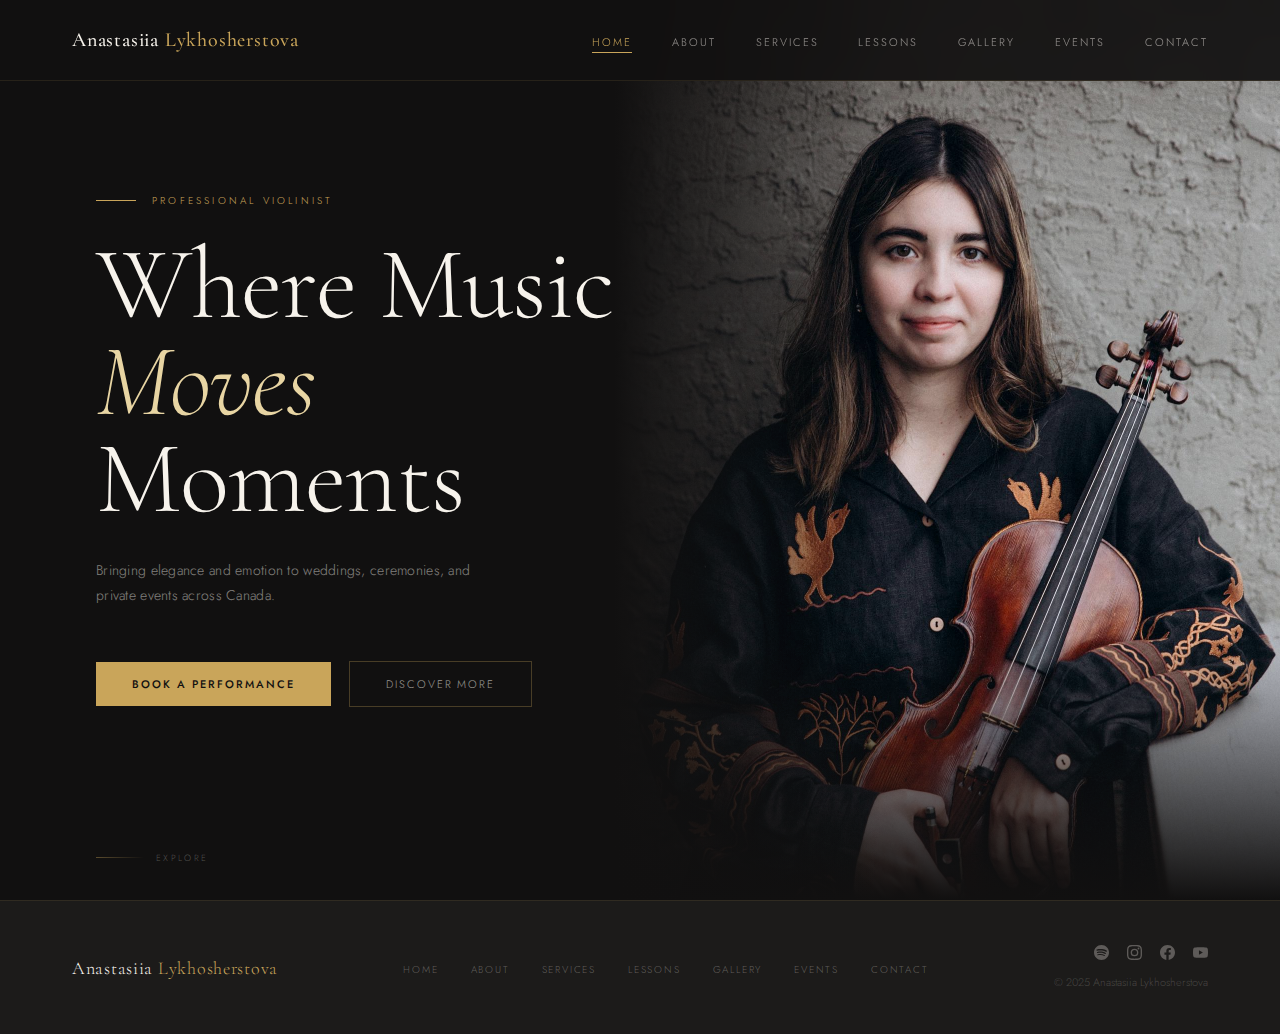
<file: index.html>
<!DOCTYPE html>
<html lang="en">
<head>
  <meta charset="UTF-8">
  <meta name="viewport" content="width=device-width, initial-scale=1.0">
  <title>Anastasiia Lykhosherstova — Violin</title>
  <link rel="stylesheet" href="style.css">
  <style>
    /* HOME-SPECIFIC */
    body { overflow: hidden; } /* hero is full viewport */
    .page { padding-top: 0; display: flex; flex-direction: column; }

    .hero {
      height: 100vh;
      position: relative;
      display: flex; align-items: center;
      overflow: hidden;
    }
    .hero-bg {
      position: absolute; inset: 0;
      background: var(--dark);
    }
    .hero-photo {
      position: absolute;
      top: 0; right: 0;
      width: 52%;
      height: 100%;
      z-index: 1;
    }
    .hero-photo img {
      width: 100%; height: 100%;
      object-fit: cover;
      object-position: center top;
      display: block;
      filter: grayscale(15%) contrast(1.03);
    }
    .hero-photo::after {
      content: '';
      position: absolute; inset: 0;
      background: linear-gradient(to right, var(--dark) 0%, transparent 40%),
                  linear-gradient(to top, var(--dark) 0%, transparent 30%);
    }
    .hero-content {
      position: relative; z-index: 2;
      padding: 0 96px;
      max-width: 760px;
      animation: fadeUp 1.1s cubic-bezier(0.22,1,0.36,1) both;
    }
    @keyframes fadeUp {
      from { opacity: 0; transform: translateY(28px); }
      to   { opacity: 1; transform: translateY(0); }
    }
    .hero-eyebrow {
      font-size: 10px; letter-spacing: 0.32em;
      text-transform: uppercase; color: var(--gold);
      margin-bottom: 28px;
      display: flex; align-items: center; gap: 16px;
      animation: fadeUp 1.1s 0.1s cubic-bezier(0.22,1,0.36,1) both;
    }
    .hero-eyebrow::before {
      content: ''; width: 40px; height: 1px; background: var(--gold);
    }
    .hero h1 {
      font-size: clamp(48px, 8vw, 116px);
      margin-bottom: 30px;
      animation: fadeUp 1.1s 0.15s cubic-bezier(0.22,1,0.36,1) both;
    }
    .hero-sub {
      font-size: 14px; line-height: 1.85;
      color: var(--tx-50);
      max-width: 400px;
      margin-bottom: 52px;
      letter-spacing: 0.02em;
      animation: fadeUp 1.1s 0.25s cubic-bezier(0.22,1,0.36,1) both;
    }
    .hero-ctas {
      display: flex; gap: 18px; align-items: center;
      flex-wrap: wrap;
      animation: fadeUp 1.1s 0.35s cubic-bezier(0.22,1,0.36,1) both;
    }

    /* PAGE GRID NAV (cards linking to inner pages) */
    .nav-cards {
      position: absolute; bottom: 0; right: 0;
      width: 380px;
      z-index: 3;
      animation: fadeUp 1.2s 0.4s cubic-bezier(0.22,1,0.36,1) both;
    }
    .nav-card {
      display: flex; align-items: center; justify-content: space-between;
      padding: 22px 32px;
      background: var(--ov-card);
      backdrop-filter: blur(10px);
      border-top: 1px solid var(--gd-10);
      text-decoration: none;
      transition: background 0.25s, padding-left 0.25s;
    }
    .nav-card:first-child { border-top: 1px solid var(--gd-20); }
    .nav-card:hover { background: var(--ov-card-hover); padding-left: 40px; }
    .nav-card-label {
      font-size: 11px; letter-spacing: 0.2em;
      text-transform: uppercase; color: var(--tx-60);
      transition: color 0.25s;
    }
    .nav-card:hover .nav-card-label { color: var(--gold); }
    .nav-card-arrow {
      color: var(--gold); opacity: 0.5;
      transition: opacity 0.25s, transform 0.25s;
    }
    .nav-card:hover .nav-card-arrow { opacity: 1; transform: translateX(4px); }

    /* scroll hint */
    .scroll-hint {
      position: absolute; bottom: 36px; left: 96px;
      display: flex; align-items: center; gap: 12px;
      animation: fadeUp 1.2s 0.5s cubic-bezier(0.22,1,0.36,1) both;
    }
    .scroll-hint span {
      font-size: 9px; letter-spacing: 0.26em;
      text-transform: uppercase; color: var(--tx-28);
    }
    .scroll-line {
      width: 48px; height: 1px;
      background: linear-gradient(to right, var(--gd-40), transparent);
    }

    .nav-cards { display: none; }

    @media (max-width: 860px) {
      body { overflow: auto; }
      .hero {
        flex-direction: column;
        align-items: stretch;
        height: auto;
        min-height: 100vh;
      }
      .hero-content {
        padding: 120px 28px 52px;
        max-width: 100%;
        width: 100%;
        flex: 1;
      }
      .nav-cards { display: none; }
      .scroll-hint { display: none; }
      .hero-photo {
        position: relative;
        width: 100%;
        height: 70vw;
        max-height: 420px;
        top: auto; right: auto;
        order: -1;
        opacity: 1;
      }
      .hero-photo img {
        object-position: center 15%;
      }
      .hero-photo::after { display: none; }
      .hero-content {
        padding: 36px 28px 52px;
      }
    }
  </style>
</head>
<body>

<div class="page">
  <div class="hero">
    <div class="hero-bg"></div>
    <div class="hero-photo">
      <img src="yycmusicians_1706049899_3286907249862928144_1573784905.jpg" alt="Anastasiia Lykhosherstova">
    </div>

    <div class="hero-content">
      <div class="hero-eyebrow">Professional Violinist</div>
      <h1>Where Music<br><em>Moves</em><br>Moments</h1>
      <p class="hero-sub">Bringing elegance and emotion to weddings, ceremonies, and private events across Canada.</p>
      <div class="hero-ctas">
        <a href="contact.html" class="btn-primary">Book a Performance</a>
        <a href="about.html" class="btn-ghost">Discover More</a>
      </div>
    </div>

    <!-- Side nav cards -->
    <div class="nav-cards">
      <a href="about.html" class="nav-card">
        <span class="nav-card-label">About</span>
        <span class="nav-card-arrow">→</span>
      </a>
      <a href="services.html" class="nav-card">
        <span class="nav-card-label">Services</span>
        <span class="nav-card-arrow">→</span>
      </a>
      <a href="gallery.html" class="nav-card">
        <span class="nav-card-label">Gallery</span>
        <span class="nav-card-arrow">→</span>
      </a>
      <a href="lessons.html" class="nav-card">
        <span class="nav-card-label">Lessons</span>
        <span class="nav-card-arrow">→</span>
      </a>
      <a href="events.html" class="nav-card">
        <span class="nav-card-label">Events</span>
        <span class="nav-card-arrow">→</span>
      </a>
      <a href="contact.html" class="nav-card">
        <span class="nav-card-label">Contact</span>
        <span class="nav-card-arrow">→</span>
      </a>
    </div>

    <div class="scroll-hint">
      <div class="scroll-line"></div>
      <span>Explore</span>
    </div>
  </div>
</div>

<script src="shared.js"></script>
</body>
</html>
</file>
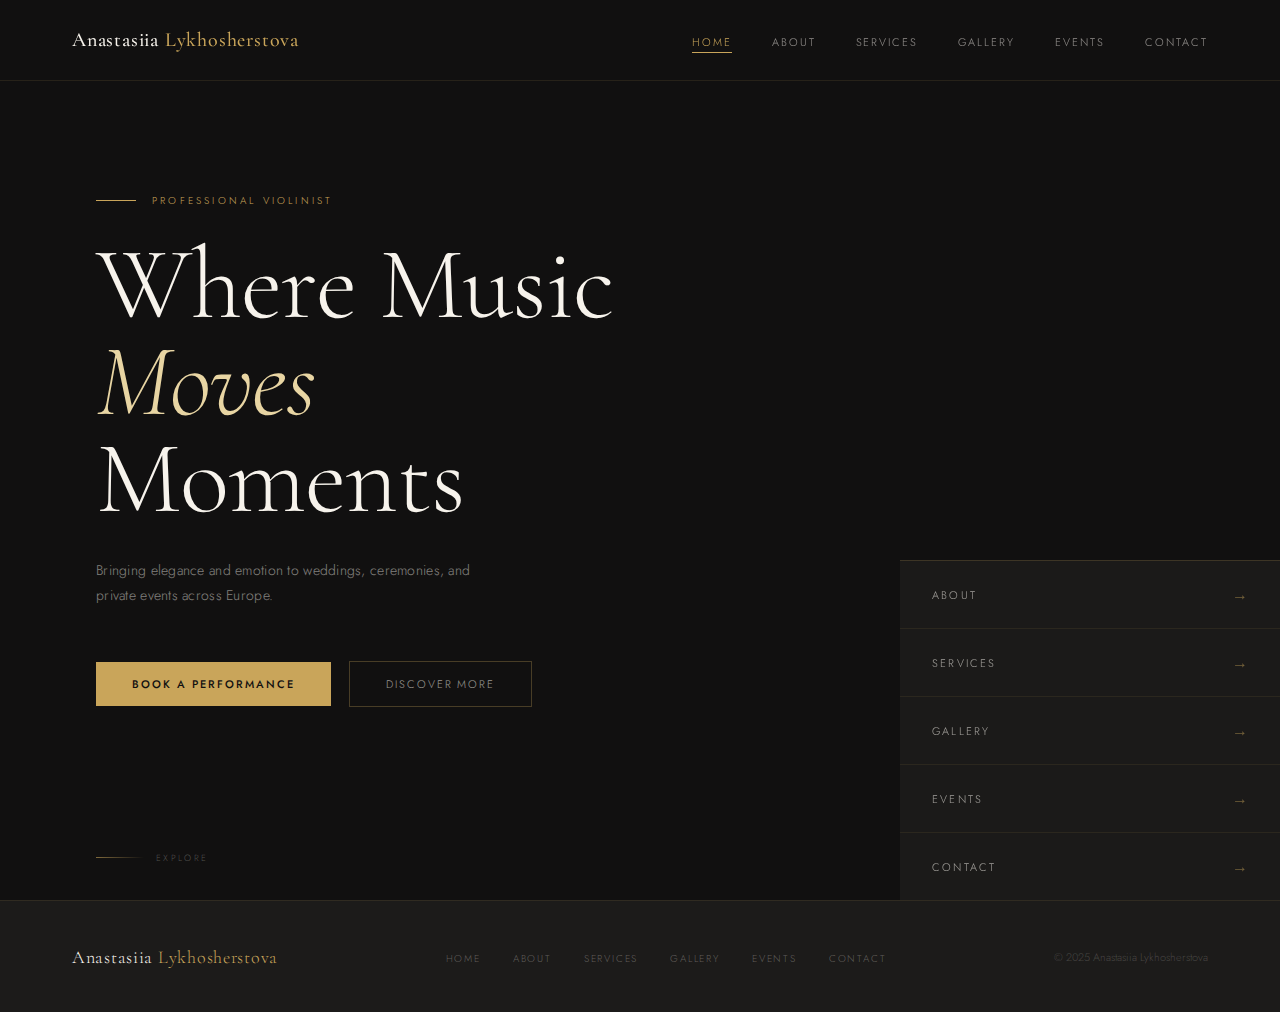
<file: vercel-deploy/index.html>
<!DOCTYPE html>
<html lang="en">
<head>
  <meta charset="UTF-8">
  <meta name="viewport" content="width=device-width, initial-scale=1.0">
  <title>Anastasiia Lykhosherstova — Violin</title>
  <link rel="stylesheet" href="style.css">
  <style>
    /* HOME-SPECIFIC */
    body { overflow: hidden; } /* hero is full viewport */
    .page { padding-top: 0; display: flex; flex-direction: column; }

    .hero {
      height: 100vh;
      position: relative;
      display: flex; align-items: center;
      overflow: hidden;
    }
    .hero-bg {
      position: absolute; inset: 0;
      background:
        linear-gradient(110deg, rgba(17,16,16,0.97) 38%, rgba(17,16,16,0.45) 100%),
        url('https://images.unsplash.com/photo-1594980596870-8aa52a78d8cd?w=1800&q=80') center/cover no-repeat;
    }
    .hero-content {
      position: relative; z-index: 2;
      padding: 0 96px;
      max-width: 760px;
      animation: fadeUp 1.1s cubic-bezier(0.22,1,0.36,1) both;
    }
    @keyframes fadeUp {
      from { opacity: 0; transform: translateY(28px); }
      to   { opacity: 1; transform: translateY(0); }
    }
    .hero-eyebrow {
      font-size: 10px; letter-spacing: 0.32em;
      text-transform: uppercase; color: var(--gold);
      margin-bottom: 28px;
      display: flex; align-items: center; gap: 16px;
      animation: fadeUp 1.1s 0.1s cubic-bezier(0.22,1,0.36,1) both;
    }
    .hero-eyebrow::before {
      content: ''; width: 40px; height: 1px; background: var(--gold);
    }
    .hero h1 {
      font-size: clamp(62px, 8vw, 116px);
      margin-bottom: 30px;
      animation: fadeUp 1.1s 0.15s cubic-bezier(0.22,1,0.36,1) both;
    }
    .hero-sub {
      font-size: 14px; line-height: 1.85;
      color: rgba(247,243,236,0.5);
      max-width: 400px;
      margin-bottom: 52px;
      letter-spacing: 0.02em;
      animation: fadeUp 1.1s 0.25s cubic-bezier(0.22,1,0.36,1) both;
    }
    .hero-ctas {
      display: flex; gap: 18px; align-items: center;
      flex-wrap: wrap;
      animation: fadeUp 1.1s 0.35s cubic-bezier(0.22,1,0.36,1) both;
    }

    /* PAGE GRID NAV (cards linking to inner pages) */
    .nav-cards {
      position: absolute; bottom: 0; right: 0;
      width: 380px;
      z-index: 3;
      animation: fadeUp 1.2s 0.4s cubic-bezier(0.22,1,0.36,1) both;
    }
    .nav-card {
      display: flex; align-items: center; justify-content: space-between;
      padding: 22px 32px;
      background: rgba(28,27,26,0.88);
      backdrop-filter: blur(10px);
      border-top: 1px solid rgba(201,165,90,0.1);
      text-decoration: none;
      transition: background 0.25s, padding-left 0.25s;
    }
    .nav-card:first-child { border-top: 1px solid rgba(201,165,90,0.2); }
    .nav-card:hover { background: rgba(46,44,42,0.95); padding-left: 40px; }
    .nav-card-label {
      font-size: 11px; letter-spacing: 0.2em;
      text-transform: uppercase; color: rgba(247,243,236,0.6);
      transition: color 0.25s;
    }
    .nav-card:hover .nav-card-label { color: var(--gold); }
    .nav-card-arrow {
      color: var(--gold); opacity: 0.5;
      transition: opacity 0.25s, transform 0.25s;
    }
    .nav-card:hover .nav-card-arrow { opacity: 1; transform: translateX(4px); }

    /* scroll hint */
    .scroll-hint {
      position: absolute; bottom: 36px; left: 96px;
      display: flex; align-items: center; gap: 12px;
      animation: fadeUp 1.2s 0.5s cubic-bezier(0.22,1,0.36,1) both;
    }
    .scroll-hint span {
      font-size: 9px; letter-spacing: 0.26em;
      text-transform: uppercase; color: rgba(247,243,236,0.28);
    }
    .scroll-line {
      width: 48px; height: 1px;
      background: linear-gradient(to right, rgba(201,165,90,0.6), transparent);
    }

    @media (max-width: 860px) {
      body { overflow: auto; }
      .hero-content { padding: 0 28px; max-width: 100%; }
      .nav-cards { position: relative; width: 100%; }
      .scroll-hint { display: none; }
      .hero { height: auto; min-height: 100vh; padding-bottom: 0; }
    }
  </style>
</head>
<body>

<div class="page">
  <div class="hero">
    <div class="hero-bg"></div>

    <div class="hero-content">
      <div class="hero-eyebrow">Professional Violinist</div>
      <h1>Where Music<br><em>Moves</em><br>Moments</h1>
      <p class="hero-sub">Bringing elegance and emotion to weddings, ceremonies, and private events across Europe.</p>
      <div class="hero-ctas">
        <a href="contact.html" class="btn-primary">Book a Performance</a>
        <a href="about.html" class="btn-ghost">Discover More</a>
      </div>
    </div>

    <!-- Side nav cards -->
    <div class="nav-cards">
      <a href="about.html" class="nav-card">
        <span class="nav-card-label">About</span>
        <span class="nav-card-arrow">→</span>
      </a>
      <a href="services.html" class="nav-card">
        <span class="nav-card-label">Services</span>
        <span class="nav-card-arrow">→</span>
      </a>
      <a href="gallery.html" class="nav-card">
        <span class="nav-card-label">Gallery</span>
        <span class="nav-card-arrow">→</span>
      </a>
      <a href="events.html" class="nav-card">
        <span class="nav-card-label">Events</span>
        <span class="nav-card-arrow">→</span>
      </a>
      <a href="contact.html" class="nav-card">
        <span class="nav-card-label">Contact</span>
        <span class="nav-card-arrow">→</span>
      </a>
    </div>

    <div class="scroll-hint">
      <div class="scroll-line"></div>
      <span>Explore</span>
    </div>
  </div>
</div>

<script src="shared.js"></script>
</body>
</html>
</file>
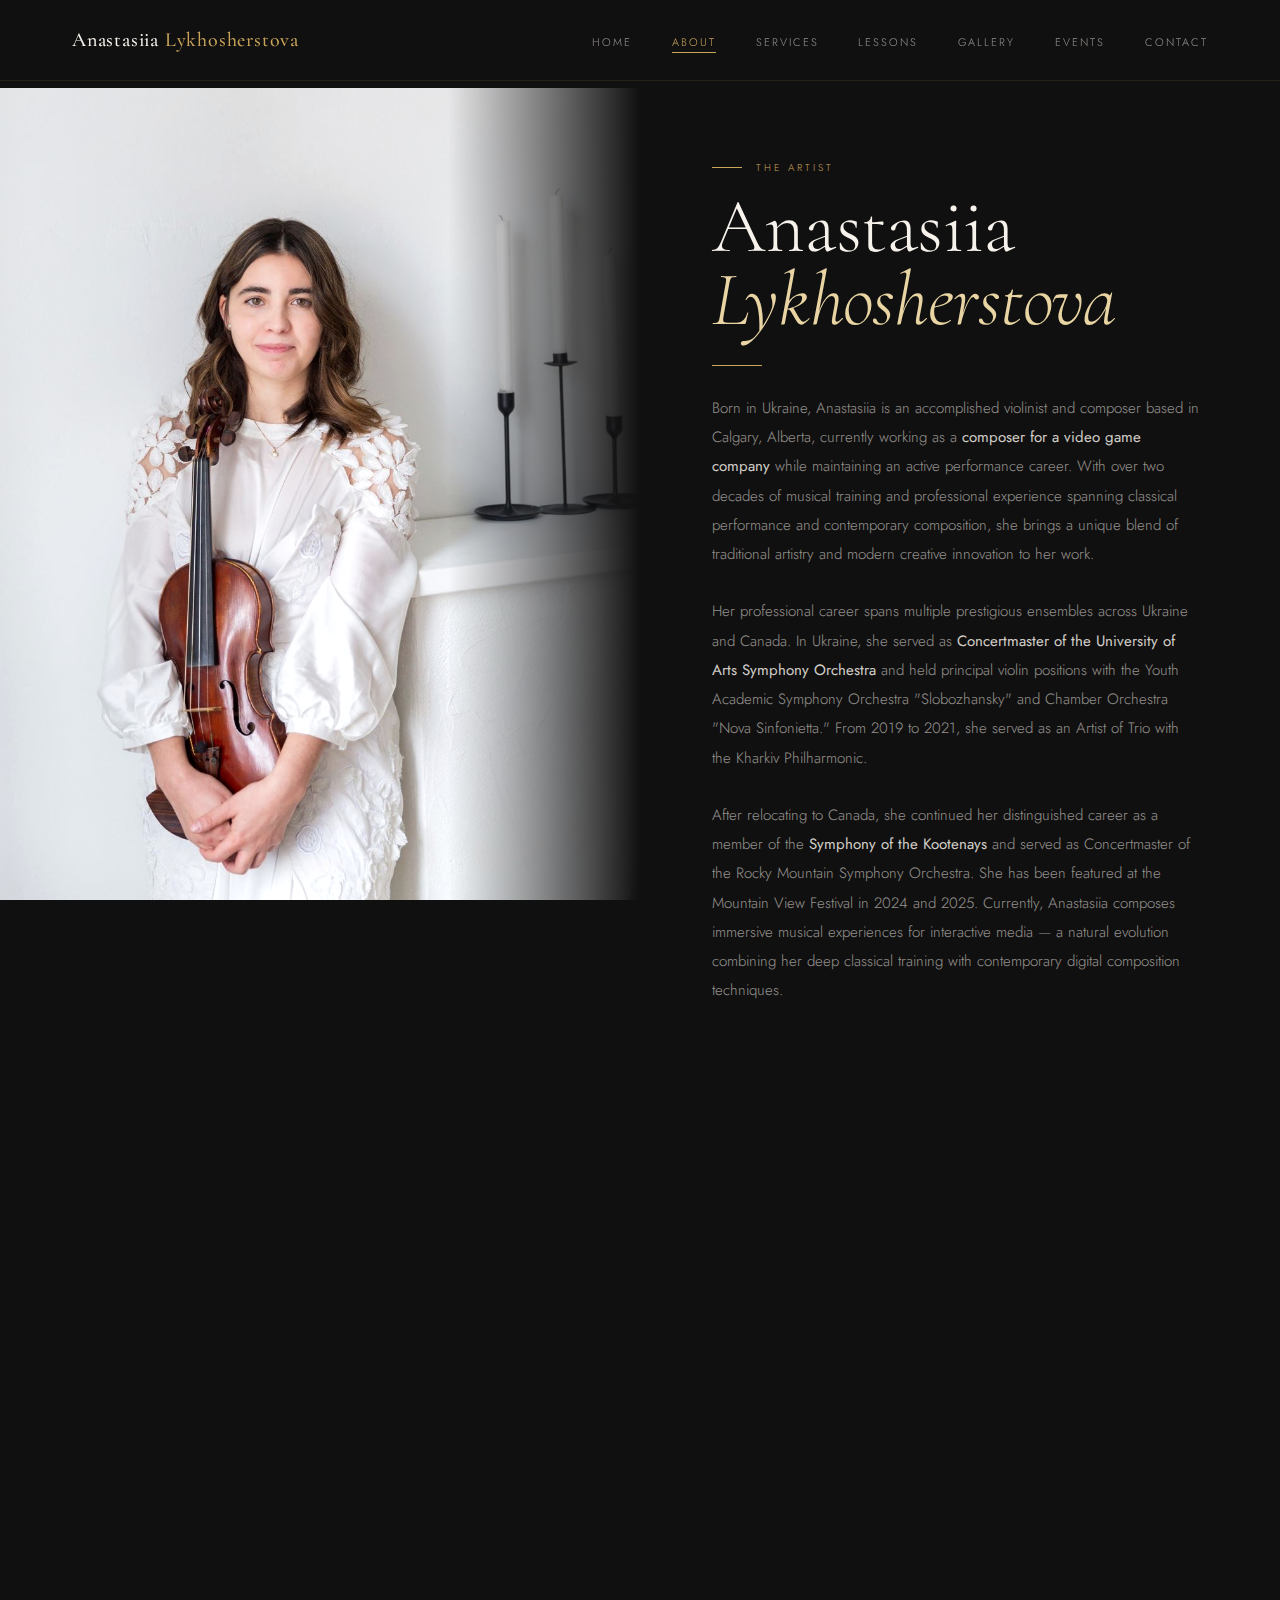
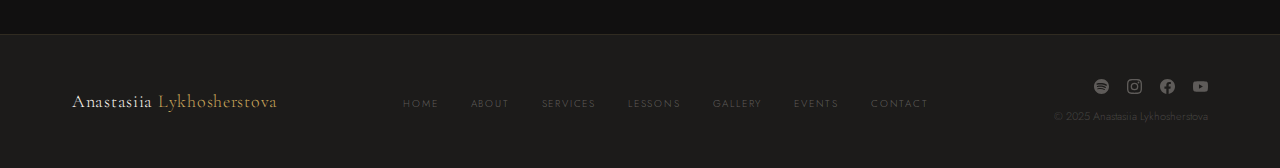
<file: about.html>
<!DOCTYPE html>
<html lang="en">
<head>
  <meta charset="UTF-8">
  <meta name="viewport" content="width=device-width, initial-scale=1.0">
  <title>About — Anastasiia Lykhosherstova</title>
  <link rel="stylesheet" href="style.css">
  <style>
    .about-layout {
      display: grid;
      grid-template-columns: 1fr 1fr;
      min-height: calc(100vh - 88px - 97px);
    }
    .about-image-col {
      position: sticky;
      top: 88px;
      height: calc(100vh - 88px);
      overflow: hidden;
    }
    .about-image-col img {
      width: 100%; height: 100%;
      object-fit: cover;
      display: block;
      filter: grayscale(15%) contrast(1.05);
    }
    .about-image-overlay {
      position: absolute; inset: 0;
      background: linear-gradient(to right, transparent 70%, var(--dark));
    }
    .about-content-col {
      padding: 72px 80px 72px 72px;
      background: var(--dark);
    }
    .about-content-col .page-eyebrow { margin-bottom: 16px; }

    .about-text {
      font-size: 15px; line-height: 1.95;
      color: rgba(247,243,236,0.58);
      margin-bottom: 28px;
    }
    .about-text strong {
      color: rgba(247,243,236,0.85);
      font-weight: 400;
    }

    .stats-row {
      display: grid; grid-template-columns: repeat(3,1fr);
      gap: 0;
      border: 1px solid rgba(201,165,90,0.15);
      margin: 52px 0;
    }
    .stat-box {
      padding: 36px 28px;
      border-right: 1px solid rgba(201,165,90,0.15);
      text-align: center;
    }
    .stat-box:last-child { border-right: none; }
    .stat-num {
      font-family: 'Cormorant Garamond', serif;
      font-size: 56px; font-weight: 300;
      color: var(--gold); line-height: 1;
      margin-bottom: 10px;
    }
    .stat-label {
      font-size: 10px; letter-spacing: 0.22em;
      text-transform: uppercase;
      color: rgba(247,243,236,0.38);
    }

    .training-section { margin-top: 56px; }
    .training-title {
      font-size: 10px; letter-spacing: 0.26em;
      text-transform: uppercase; color: var(--gold);
      margin-bottom: 24px;
      padding-bottom: 14px;
      border-bottom: 1px solid rgba(201,165,90,0.15);
    }
    .training-item {
      display: flex; gap: 28px; align-items: flex-start;
      padding: 18px 0;
      border-bottom: 1px solid rgba(247,243,236,0.06);
    }
    .training-year {
      font-family: 'Cormorant Garamond', serif;
      font-size: 15px; color: var(--gold);
      min-width: 50px; padding-top: 2px;
    }
    .training-detail strong {
      font-family: 'Cormorant Garamond', serif;
      font-size: 20px; font-weight: 400;
      color: var(--ivory); display: block;
      margin-bottom: 4px;
    }
    .training-detail span {
      font-size: 12px; color: rgba(247,243,236,0.4);
      letter-spacing: 0.05em;
    }

    @media (max-width: 860px) {
      .about-layout { grid-template-columns: 1fr; }
      .about-image-col { position: relative; height: 50vw; min-height: 280px; top: 0; }
      .about-content-col { padding: 48px 28px; }
      .training-item { gap: 16px; }
    }

    /* ── SOCIAL STRIP ── */
    .social-strip {
      background: var(--charcoal);
      border-top: 1px solid rgba(201,165,90,0.12);
      padding: 48px 72px;
      display: flex;
      flex-direction: column;
      align-items: center;
      gap: 28px;
    }
    .social-strip-label {
      font-size: 9px;
      letter-spacing: 0.32em;
      text-transform: uppercase;
      color: rgba(247,243,236,0.3);
    }
    .social-icons {
      display: flex;
      gap: 16px;
      align-items: center;
    }
    .social-icon {
      width: 44px; height: 44px;
      border-radius: 50%;
      background: rgba(247,243,236,0.06);
      border: 1px solid rgba(247,243,236,0.1);
      display: flex; align-items: center; justify-content: center;
      color: rgba(247,243,236,0.5);
      text-decoration: none;
      transition: background 0.25s, color 0.25s, border-color 0.25s;
    }
    .social-icon:hover {
      background: rgba(201,165,90,0.12);
      color: var(--gold);
      border-color: rgba(201,165,90,0.4);
    }
    .social-icon svg {
      width: 17px; height: 17px;
      fill: currentColor;
    }
    @media (max-width: 860px) {
      .social-strip { padding: 40px 28px; }
    }
  </style>
</head>
<body>
<div class="page">
  <div class="about-layout">

    <!-- Left: sticky image -->
    <div class="about-image-col">
      <img src="Photo_Anastasiia.jpg" alt="Anastasiia Lykhosherstova">
      <div class="about-image-overlay"></div>
    </div>

    <!-- Right: content -->
    <div class="about-content-col">
      <div class="page-eyebrow reveal">The Artist</div>
      <h1 class="reveal">Anastasiia<br><em>Lykhosherstova</em></h1>
      <div class="gold-divider"></div>

      <p class="about-text reveal">Born in Ukraine, Anastasiia is an accomplished violinist and composer based in Calgary, Alberta, currently working as a <strong>composer for a video game company</strong> while maintaining an active performance career. With over two decades of musical training and professional experience spanning classical performance and contemporary composition, she brings a unique blend of traditional artistry and modern creative innovation to her work.</p>

      <p class="about-text reveal">Her professional career spans multiple prestigious ensembles across Ukraine and Canada. In Ukraine, she served as <strong>Concertmaster of the University of Arts Symphony Orchestra</strong> and held principal violin positions with the Youth Academic Symphony Orchestra "Slobozhansky" and Chamber Orchestra "Nova Sinfonietta." From 2019 to 2021, she served as an Artist of Trio with the Kharkiv Philharmonic.</p>

      <p class="about-text reveal">After relocating to Canada, she continued her distinguished career as a member of the <strong>Symphony of the Kootenays</strong> and served as Concertmaster of the Rocky Mountain Symphony Orchestra. She has been featured at the Mountain View Festival in 2024 and 2025. Currently, Anastasiia composes immersive musical experiences for interactive media — a natural evolution combining her deep classical training with contemporary digital composition techniques.</p>


<div class="training-section reveal">
        <div class="training-title">Experience</div>
        <div class="training-item">
          <div class="training-year">2025</div>
          <div class="training-detail">
            <strong>The Calgary Civic Symphony</strong>
            <span>Concertmaster — Calgary, Alberta</span>
          </div>
        </div>
        <div class="training-item">
          <div class="training-year">2022</div>
          <div class="training-detail">
            <strong>Rocky Mountain Symphony Orchestra</strong>
            <span>Concertmaster — Calgary, Alberta</span>
          </div>
        </div>
        <div class="training-item">
          <div class="training-year">M.A.</div>
          <div class="training-detail">
            <strong>Kharkiv National University of Arts</strong>
            <span>Master's Degree in Music</span>
          </div>
        </div>
      </div>

    </div>

  </div>

  <!-- Social links -->
  <div class="social-strip reveal">
    <span class="social-strip-label">Follow Along</span>
    <div class="social-icons">

      <!-- Spotify -->
      <a href="https://open.spotify.com/artist/7DR77p5Mq3gQpSbZDT9jQM" class="social-icon" aria-label="Spotify" target="_blank" rel="noopener">
        <svg viewBox="0 0 24 24"><path d="M12 0C5.4 0 0 5.4 0 12s5.4 12 12 12 12-5.4 12-12S18.66 0 12 0zm5.521 17.34c-.24.359-.66.48-1.021.24-2.82-1.74-6.36-2.101-10.561-1.141-.418.122-.779-.179-.899-.539-.12-.421.18-.78.54-.9 4.56-1.021 8.52-.6 11.64 1.32.42.18.479.659.301 1.02zm1.44-3.3c-.301.42-.841.6-1.262.3-3.239-1.98-8.159-2.58-11.939-1.38-.479.12-1.02-.12-1.14-.6-.12-.48.12-1.021.6-1.141C9.6 9.9 15 10.561 18.72 12.84c.361.181.54.78.241 1.2zm.12-3.36C15.24 8.4 8.82 8.16 5.16 9.301c-.6.179-1.2-.181-1.38-.721-.18-.601.18-1.2.72-1.381 4.26-1.26 11.28-1.02 15.721 1.621.539.3.719 1.02.419 1.56-.299.421-1.02.599-1.559.3z"/></svg>
      </a>

      <!-- Instagram -->
      <a href="https://www.instagram.com/anastasia_violinist_/" class="social-icon" aria-label="Instagram" target="_blank" rel="noopener">
        <svg viewBox="0 0 24 24"><path d="M12 2.163c3.204 0 3.584.012 4.85.07 3.252.148 4.771 1.691 4.919 4.919.058 1.265.069 1.645.069 4.849 0 3.205-.012 3.584-.069 4.849-.149 3.225-1.664 4.771-4.919 4.919-1.266.058-1.644.07-4.85.07-3.204 0-3.584-.012-4.849-.07-3.26-.149-4.771-1.699-4.919-4.92-.058-1.265-.07-1.644-.07-4.849 0-3.204.013-3.583.07-4.849.149-3.227 1.664-4.771 4.919-4.919 1.266-.057 1.645-.069 4.849-.069zM12 0C8.741 0 8.333.014 7.053.072 2.695.272.273 2.69.073 7.052.014 8.333 0 8.741 0 12c0 3.259.014 3.668.072 4.948.2 4.358 2.618 6.78 6.98 6.98C8.333 23.986 8.741 24 12 24c3.259 0 3.668-.014 4.948-.072 4.354-.2 6.782-2.618 6.979-6.98.059-1.28.073-1.689.073-4.948 0-3.259-.014-3.667-.072-4.947-.196-4.354-2.617-6.78-6.979-6.98C15.668.014 15.259 0 12 0zm0 5.838a6.162 6.162 0 100 12.324 6.162 6.162 0 000-12.324zM12 16a4 4 0 110-8 4 4 0 010 8zm6.406-11.845a1.44 1.44 0 100 2.881 1.44 1.44 0 000-2.881z"/></svg>
      </a>

      <!-- YouTube -->
      <a href="#" class="social-icon" aria-label="YouTube">
        <svg viewBox="0 0 24 24"><path d="M23.498 6.186a3.016 3.016 0 00-2.122-2.136C19.505 3.545 12 3.545 12 3.545s-7.505 0-9.377.505A3.017 3.017 0 00.502 6.186C0 8.07 0 12 0 12s0 3.93.502 5.814a3.016 3.016 0 002.122 2.136c1.871.505 9.376.505 9.376.505s7.505 0 9.377-.505a3.015 3.015 0 002.122-2.136C24 15.93 24 12 24 12s0-3.93-.502-5.814zM9.545 15.568V8.432L15.818 12l-6.273 3.568z"/></svg>
      </a>

      <!-- Facebook -->
      <a href="https://www.facebook.com/anastasia.budko.75" class="social-icon" aria-label="Facebook" target="_blank" rel="noopener">
        <svg viewBox="0 0 24 24"><path d="M24 12.073c0-6.627-5.373-12-12-12s-12 5.373-12 12c0 5.99 4.388 10.954 10.125 11.854v-8.385H7.078v-3.47h3.047V9.43c0-3.007 1.792-4.669 4.533-4.669 1.312 0 2.686.235 2.686.235v2.953H15.83c-1.491 0-1.956.925-1.956 1.874v2.25h3.328l-.532 3.47h-2.796v8.385C19.612 23.027 24 18.062 24 12.073z"/></svg>
      </a>

    </div>
  </div>

</div>
<script src="shared.js"></script>
</body>
</html>
</file>
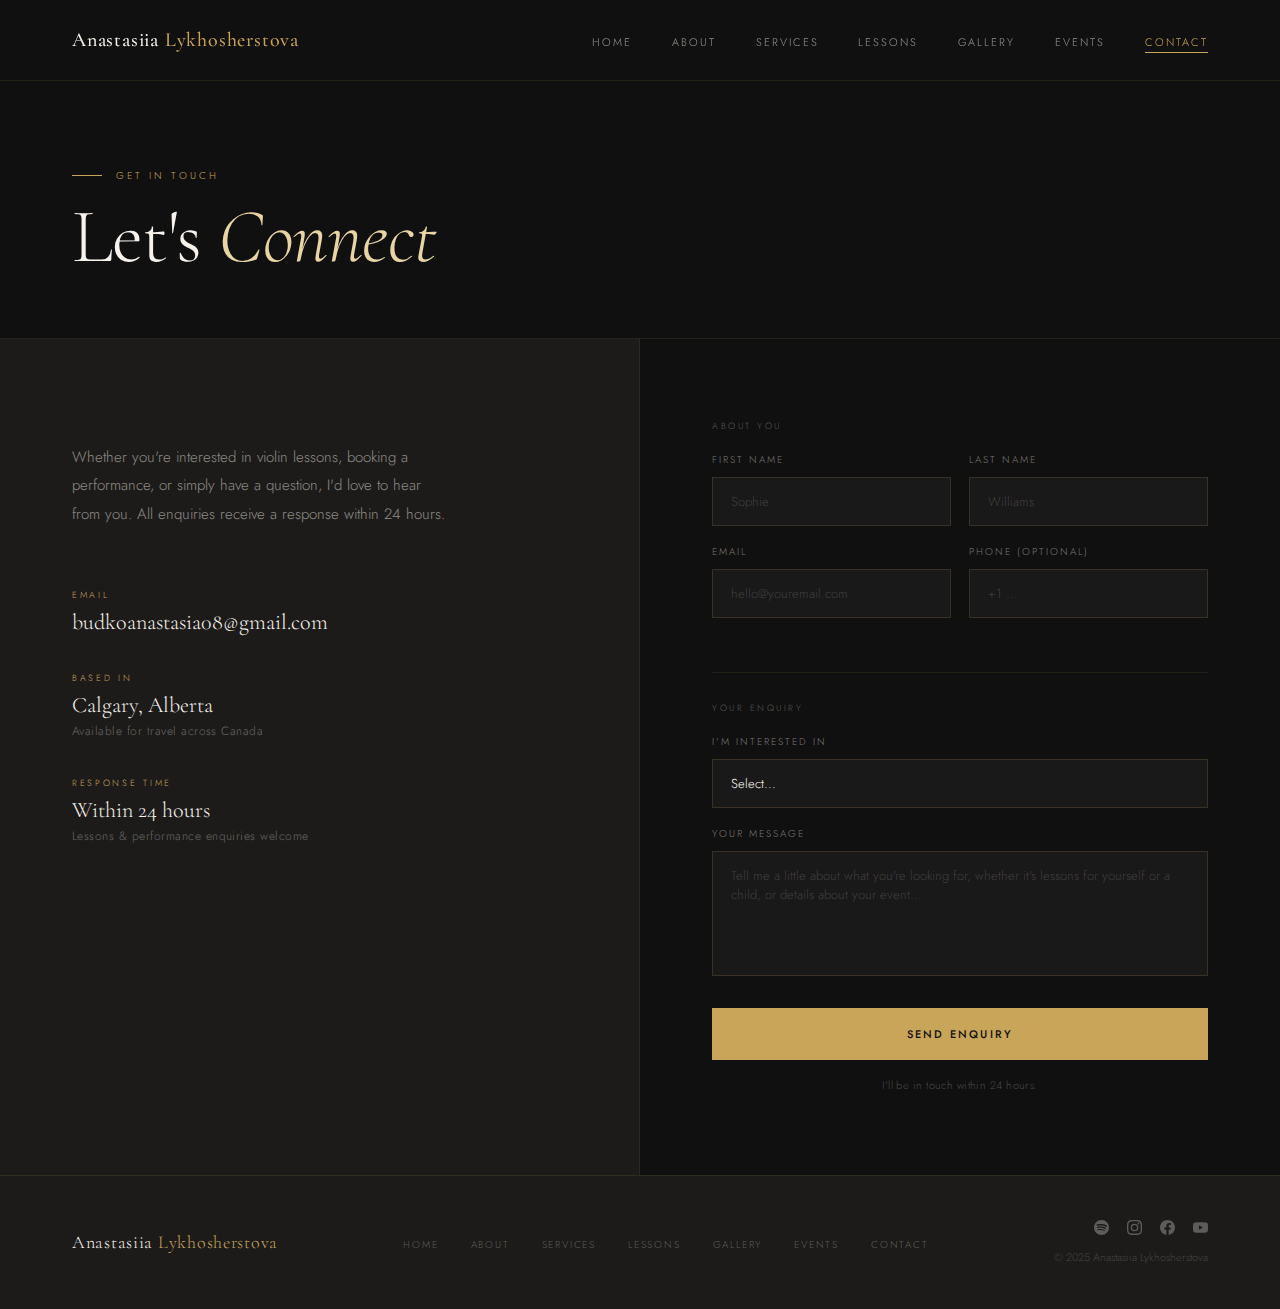
<file: contact.html>
<!DOCTYPE html>
<html lang="en">
<head>
  <meta charset="UTF-8">
  <meta name="viewport" content="width=device-width, initial-scale=1.0">
  <title>Contact — Anastasiia Lykhosherstova</title>
  <link rel="stylesheet" href="style.css">
  <style>
    .contact-layout {
      display: grid;
      grid-template-columns: 1fr 1fr;
      min-height: calc(100vh - 88px - 97px);
    }

    /* Left panel */
    .contact-left {
      background: var(--charcoal);
      padding: 80px 72px;
      display: flex; flex-direction: column; justify-content: space-between;
      border-right: 1px solid var(--gd-10);
    }
    .contact-left-top { }
    .contact-intro {
      font-size: 15px; line-height: 1.9;
      color: var(--tx-52);
      margin-top: 24px; margin-bottom: 60px;
      max-width: 380px;
    }
    .contact-detail-block {
      margin-bottom: 36px;
    }
    .cd-label {
      font-size: 9px; letter-spacing: 0.3em;
      text-transform: uppercase; color: var(--gold);
      margin-bottom: 8px;
    }
    .cd-value {
      font-family: 'Cormorant Garamond', serif;
      font-size: 22px; font-weight: 300;
      color: var(--ivory);
    }
    .cd-note {
      font-size: 12px; color: var(--tx-35);
      margin-top: 4px; letter-spacing: 0.04em;
    }

    .social-row {
      display: flex; gap: 20px;
    }
    .social-link {
      font-size: 10px; letter-spacing: 0.2em;
      text-transform: uppercase; color: var(--tx-35);
      text-decoration: none;
      border-bottom: 1px solid var(--gd-20);
      padding-bottom: 3px;
      transition: color 0.2s, border-color 0.2s;
    }
    .social-link:hover { color: var(--gold); border-color: var(--gold); }

    /* Right panel — form */
    .contact-right {
      background: var(--dark);
      padding: 80px 72px;
    }
    .form-section-label {
      font-size: 9px; letter-spacing: 0.28em;
      text-transform: uppercase; color: var(--tx-30);
      margin: 36px 0 20px;
      padding-top: 28px;
      border-top: 1px solid var(--gd-10);
    }
    .form-section-label:first-of-type { margin-top: 0; border-top: none; padding-top: 0; }

    .submit-btn {
      width: 100%; margin-top: 8px;
      background: var(--gold);
      color: var(--dark);
      padding: 18px;
      font-family: 'Jost', sans-serif;
      font-size: 11px; font-weight: 500;
      letter-spacing: 0.2em;
      text-transform: uppercase;
      border: none; cursor: pointer;
      transition: background 0.25s;
    }
    .submit-btn:hover { background: var(--gold-light); }

    .form-note {
      font-size: 11px; color: var(--tx-25);
      margin-top: 16px; letter-spacing: 0.04em; line-height: 1.7;
      text-align: center;
    }

    /* Success state */
    .success-msg {
      display: none;
      text-align: center;
      padding: 60px 0;
    }
    .success-msg .icon {
      font-family: 'Cormorant Garamond', serif;
      font-size: 60px; color: var(--gold);
      margin-bottom: 20px; display: block;
    }
    .success-msg h3 { margin-bottom: 12px; }
    .success-msg p { color: var(--tx-50); font-size: 14px; }

    @media (max-width: 860px) {
      .contact-layout { grid-template-columns: 1fr; }
      .contact-left { padding: 48px 28px; }
      .contact-right { padding: 48px 28px; }
    }
  </style>
</head>
<body>
<div class="page">

  <div class="page-hero">
    <div class="page-eyebrow reveal">Get in Touch</div>
    <h1 class="reveal">Let's <em>Connect</em></h1>
  </div>

  <div class="contact-layout">

    <!-- Left info panel -->
    <div class="contact-left">
      <div class="contact-left-top">
        <p class="contact-intro reveal">Whether you're interested in violin lessons, booking a performance, or simply have a question, I'd love to hear from you. All enquiries receive a response within 24 hours.</p>

        <div class="contact-detail-block reveal">
          <div class="cd-label">Email</div>
          <div class="cd-value">budkoanastasia08@gmail.com</div>
        </div>
        <div class="contact-detail-block reveal reveal-delay-1">
          <div class="cd-label">Based in</div>
          <div class="cd-value">Calgary, Alberta</div>
          <div class="cd-note">Available for travel across Canada</div>
        </div>
        <div class="contact-detail-block reveal reveal-delay-2">
          <div class="cd-label">Response Time</div>
          <div class="cd-value">Within 24 hours</div>
          <div class="cd-note">Lessons & performance enquiries welcome</div>
        </div>
      </div>

      <div class="social-row reveal">
        <a href="#" class="social-link">Instagram</a>
        <a href="#" class="social-link">Facebook</a>
        <a href="#" class="social-link">YouTube</a>
      </div>
    </div>

    <!-- Right form panel -->
    <div class="contact-right">
      <form id="enquiryForm" class="reveal">

        <div class="form-section-label">About You</div>
        <div class="form-row">
          <div class="form-group">
            <label>First Name</label>
            <input type="text" placeholder="Sophie" required>
          </div>
          <div class="form-group">
            <label>Last Name</label>
            <input type="text" placeholder="Williams">
          </div>
        </div>
        <div class="form-row">
          <div class="form-group">
            <label>Email</label>
            <input type="email" placeholder="hello@youremail.com" required>
          </div>
          <div class="form-group">
            <label>Phone (optional)</label>
            <input type="tel" placeholder="+1 ...">
          </div>
        </div>

        <div class="form-section-label">Your Enquiry</div>
        <div class="form-group">
          <label>I'm interested in</label>
          <select>
            <option value="" disabled selected>Select...</option>
            <option>Violin Lessons</option>
            <option>Wedding Performance</option>
            <option>Corporate / Gala Event</option>
            <option>Private Event</option>
            <option>Other</option>
          </select>
        </div>
        <div class="form-group">
          <label>Your Message</label>
          <textarea rows="5" placeholder="Tell me a little about what you're looking for, whether it's lessons for yourself or a child, or details about your event..."></textarea>
        </div>

        <button type="submit" class="submit-btn">Send Enquiry</button>
        <p class="form-note">I'll be in touch within 24 hours.</p>

      </form>
      <div class="success-msg" id="successMsg">
        <span class="icon">✦</span>
        <h3>Thank you for reaching out</h3>
        <p>Your message has been received. I'll be in touch within 24 hours.</p>
      </div>
    </div>

  </div>

</div>
<script src="shared.js"></script>
<script>
  document.getElementById('enquiryForm').addEventListener('submit', async function(e) {
    e.preventDefault();

    const btn = this.querySelector('.submit-btn');
    const originalText = btn.textContent;
    btn.textContent = 'Sending…';
    btn.disabled = true;

    const fields = this.querySelectorAll('input, select, textarea');
    const [firstName, lastName, email, phone] = fields;
    const interest = this.querySelector('select');
    const message  = this.querySelector('textarea');

    try {
      const res = await fetch('/api/contact', {
        method: 'POST',
        headers: { 'Content-Type': 'application/json' },
        body: JSON.stringify({
          firstName: firstName.value.trim(),
          lastName:  lastName.value.trim(),
          email:     email.value.trim(),
          phone:     phone.value.trim(),
          interest:  interest.value,
          message:   message.value.trim(),
        }),
      });

      if (!res.ok) throw new Error('Send failed');

      this.style.display = 'none';
      document.getElementById('successMsg').style.display = 'block';

    } catch (err) {
      btn.textContent = originalText;
      btn.disabled = false;
      btn.style.background = '#c0392b';
      btn.textContent = 'Something went wrong, please try again';
      setTimeout(() => {
        btn.style.background = '';
        btn.textContent = originalText;
      }, 4000);
    }
  });
</script>
</body>
</html>
</file>
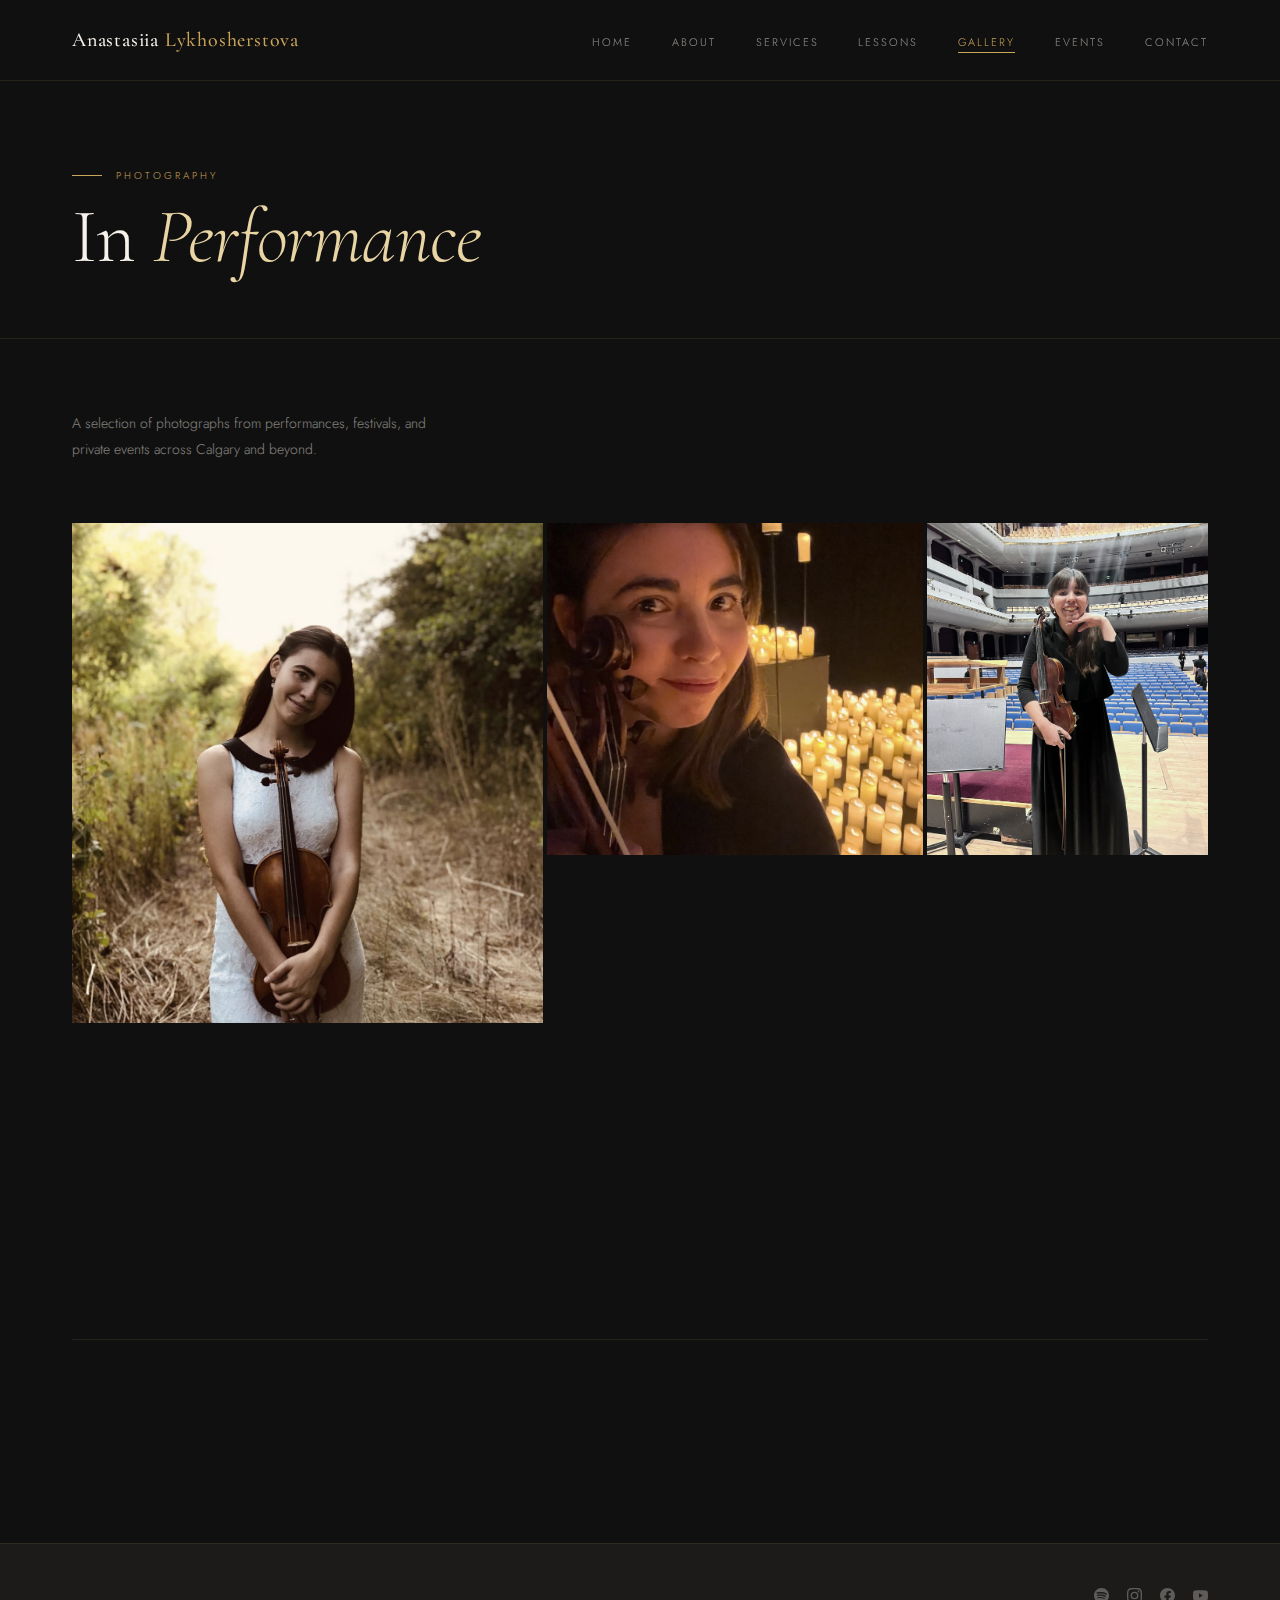
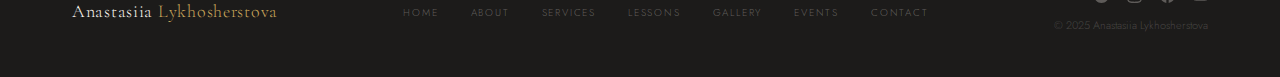
<file: gallery.html>
<!DOCTYPE html>
<html lang="en">
<head>
  <meta charset="UTF-8">
  <meta name="viewport" content="width=device-width, initial-scale=1.0">
  <title>Gallery,Anastasiia Lykhosherstova</title>
  <link rel="stylesheet" href="style.css">
  <style>
    .gallery-page { padding: 0 72px 96px; }

    .gallery-intro {
      display: flex; align-items: end; justify-content: space-between;
      padding: 72px 0 60px;
      gap: 40px;
    }
    .gallery-sub {
      font-size: 14px; line-height: 1.85;
      color: rgba(247,243,236,0.5);
      max-width: 380px;
    }

    /* Masonry-ish grid */
    .gallery-grid {
      display: grid;
      grid-template-columns: repeat(12, 1fr);
      grid-auto-rows: 80px;
      gap: 4px;
    }
    .g-item {
      overflow: hidden;
      position: relative;
      background: var(--mid);
    }
    .g-item img {
      width: 100%; height: 100%;
      object-fit: cover;
      display: block;
      filter: grayscale(20%);
      transition: transform 0.6s ease, filter 0.4s;
    }
    .g-item:hover img { transform: scale(1.06); filter: grayscale(0%); }

    .g1 { grid-column: span 5; grid-row: span 6; }
    .g2 { grid-column: span 4; grid-row: span 4; }
    .g3 { grid-column: span 3; grid-row: span 4; }
    .g4 { grid-column: span 4; grid-row: span 5; }
    .g5 { grid-column: span 3; grid-row: span 5; }
    .g6 { grid-column: span 5; grid-row: span 5; }
    .g7 { grid-column: span 7; grid-row: span 4; }
    .g8 { grid-column: span 4; grid-row: span 4; }
    .g9 { grid-column: span 4; grid-row: span 4; }
    .g10 { grid-column: span 4; grid-row: span 4; }

    .g-item-overlay {
      position: absolute; inset: 0;
      background: rgba(17,16,16,0);
      display: flex; align-items: flex-end; padding: 20px;
      transition: background 0.3s;
    }
    .g-item:hover .g-item-overlay { background: rgba(17,16,16,0.35); }
    .g-item-label {
      font-size: 10px; letter-spacing: 0.2em;
      text-transform: uppercase; color: var(--ivory);
      opacity: 0; transform: translateY(8px);
      transition: opacity 0.3s, transform 0.3s;
    }
    .g-item:hover .g-item-label { opacity: 1; transform: none; }

    .gallery-cta {
      margin-top: 64px;
      padding-top: 60px;
      border-top: 1px solid rgba(201,165,90,0.12);
      display: flex; align-items: center; justify-content: space-between; gap: 40px;
    }
    .gallery-cta p {
      font-size: 14px; color: rgba(247,243,236,0.45);
      max-width: 380px; line-height: 1.7;
    }

    @media (max-width: 860px) {
      .gallery-page { padding: 0 28px 72px; }
      .gallery-grid {
        grid-template-columns: repeat(2,1fr);
        grid-auto-rows: 200px;
      }
      .g1,.g2,.g3,.g4,.g5,.g6,.g7,.g8,.g9,.g10 {
        grid-column: span 1; grid-row: span 1;
      }
      .g1, .g4 { grid-column: span 2; }
      .gallery-intro { flex-direction: column; gap: 20px; padding: 48px 0 40px; }
      .gallery-cta { flex-direction: column; align-items: flex-start; }
    }
  </style>
</head>
<body>
<div class="page">

  <div class="page-hero">
    <div class="page-eyebrow reveal">Photography</div>
    <h1 class="reveal">In <em>Performance</em></h1>
  </div>

  <div class="gallery-page">
    <div class="gallery-intro reveal">
      <div class="gallery-sub">A selection of photographs from performances, festivals, and private events across Calgary and beyond.</div>
    </div>

    <div class="gallery-grid">
      <div class="g-item g1 reveal">
        <img src="anastasia_violinist__1567623813_2125705073195148535_5891072821.jpg" alt="Portrait with violin">
        <div class="g-item-overlay"><span class="g-item-label">Portrait</span></div>
      </div>
      <div class="g-item g2 reveal reveal-delay-1">
        <img src="anastasia_violinist__1735617884_3534941481469328622_5891072821.jpg" alt="Candlelight concert">
        <div class="g-item-overlay"><span class="g-item-label">Candlelight Concert</span></div>
      </div>
      <div class="g-item g3 reveal reveal-delay-2">
        <img src="anastasia_violinist__1762140255_3757427260023497599_5891072821.jpg" alt="Concert hall">
        <div class="g-item-overlay"><span class="g-item-label">Concert Hall, Calgary</span></div>
      </div>
      <div class="g-item g4 reveal reveal-delay-1">
        <img src="anastasia_violinist__1742526528_3592895386756818238_5891072821.jpg" alt="Orchestra performance">
        <div class="g-item-overlay"><span class="g-item-label">Orchestra Performance</span></div>
      </div>
      <div class="g-item g5 reveal reveal-delay-2">
        <img src="anastasia_violinist__1585231563_2273409584104384943_5891072821.jpg" alt="Stage performance">
        <div class="g-item-overlay"><span class="g-item-label">Stage Performance</span></div>
      </div>
    </div>

    <div class="gallery-cta">
      <p class="reveal">More photos coming soon. Interested in booking a performance?</p>
      <a href="contact.html" class="btn-primary reveal">Book a Performance</a>
    </div>
  </div>

</div>
<script src="shared.js"></script>
</body>
</html>
</file>
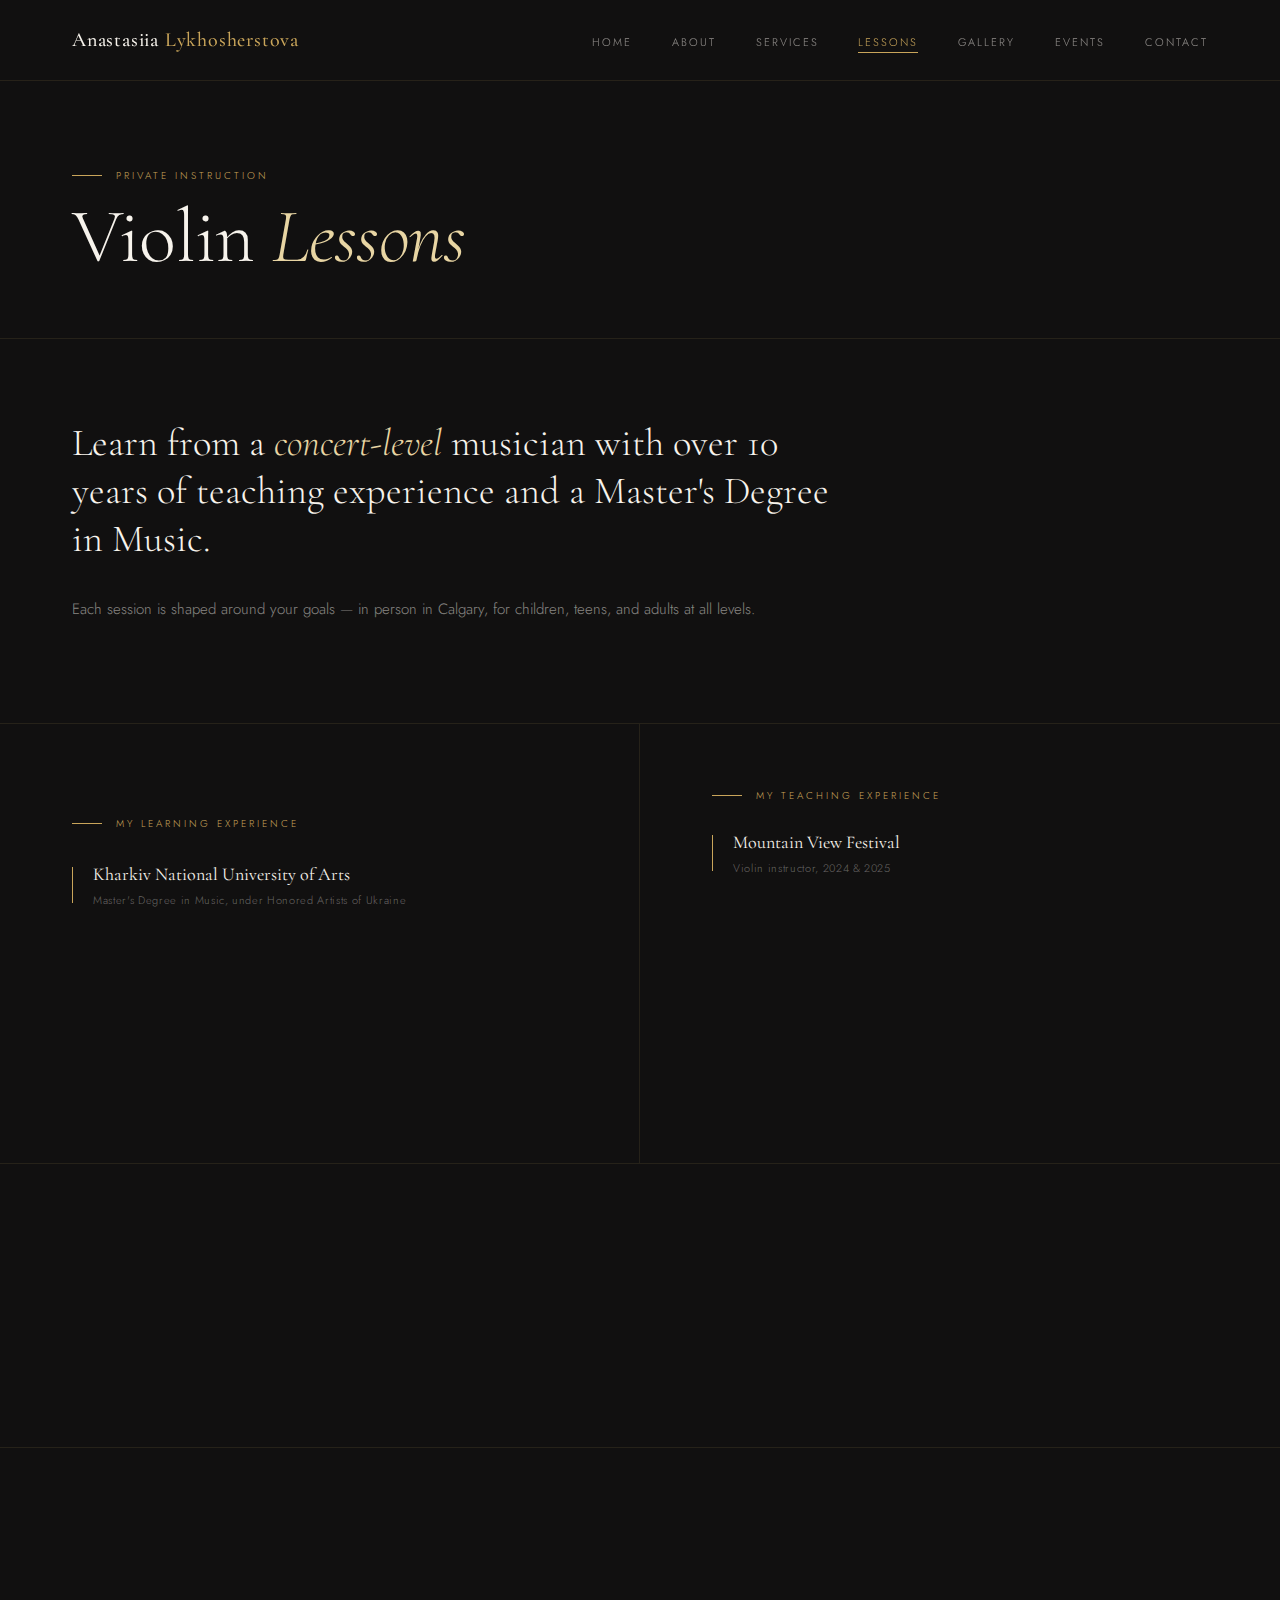
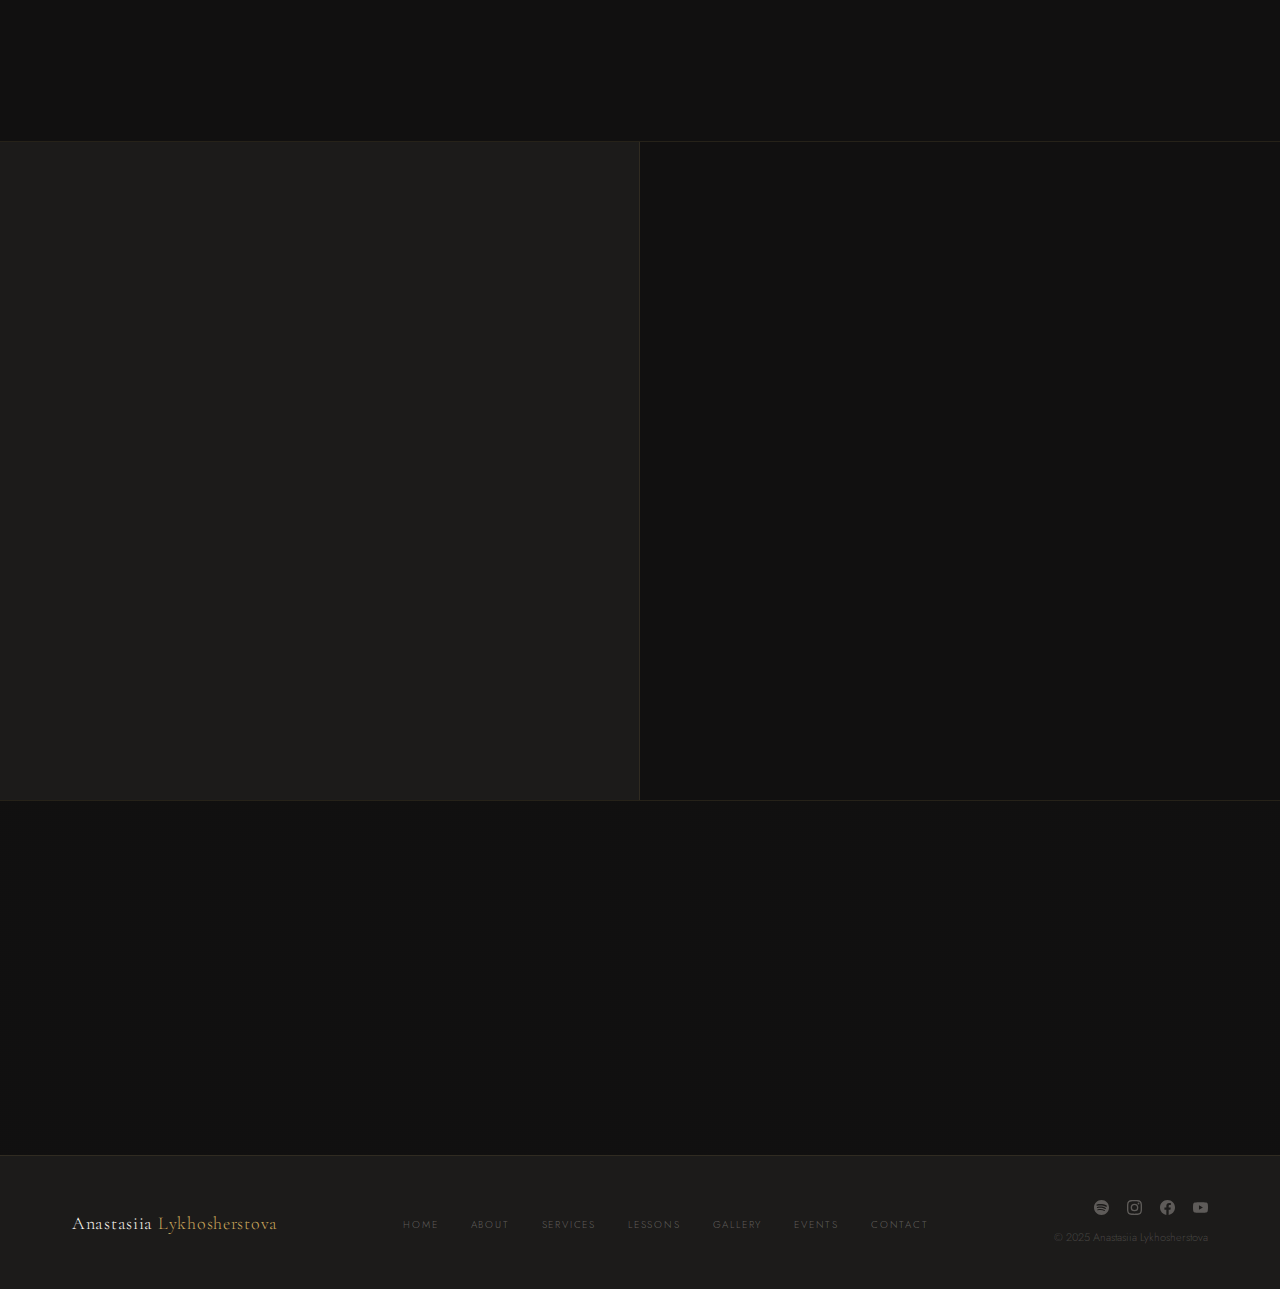
<file: lessons.html>
<!DOCTYPE html>
<html lang="en">
<head>
  <meta charset="UTF-8">
  <meta name="viewport" content="width=device-width, initial-scale=1.0">
  <title>Violin Lessons — Anastasiia Lykhosherstova</title>
  <link rel="stylesheet" href="style.css">
  <style>
    /* ── LESSONS STATEMENT (full width) ── */
    .lessons-statement {
      padding: 80px 72px;
      border-bottom: 1px solid var(--gd-12);
      position: relative;
      overflow: hidden;
    }
    .lessons-statement::before {
      content: '';
      position: absolute;
      inset: 0;
      background: url('https://images.unsplash.com/photo-1507838153414-b4b713384a76?w=1400&q=80') center/cover no-repeat;
      transform: scaleX(-1);
      opacity: 0.06;
      pointer-events: none;
    }
    .lessons-statement-inner {
      max-width: 760px;
    }

    /* ── LESSONS INTRO (two columns) ── */
    .lessons-intro {
      display: grid;
      grid-template-columns: 1fr 1fr;
      gap: 0;
      border-bottom: 1px solid var(--gd-12);
    }
    .lessons-intro-left {
      padding: 64px 72px;
      border-right: 1px solid var(--gd-12);
    }
    .lessons-intro-right {
      padding: 64px 72px;
    }
    .lessons-lead {
      font-family: 'Cormorant Garamond', serif;
      font-size: clamp(28px, 3vw, 42px);
      font-weight: 300;
      line-height: 1.25;
      color: var(--ivory);
      margin-bottom: 32px;
    }
    .lessons-lead em { font-style: italic; color: var(--gold-light); }
    .lessons-body {
      font-size: 15px; line-height: 1.9;
      color: var(--tx-52);
      margin-bottom: 20px;
    }
    .credential-row {
      display: flex;
      flex-direction: column;
      gap: 16px;
      margin-top: 28px;
    }
    .credential-item {
      display: flex;
      align-items: flex-start;
      gap: 20px;
    }
    .credential-mark {
      width: 1px;
      height: 36px;
      background: var(--gold);
      flex-shrink: 0;
      margin-top: 4px;
    }
    .credential-text strong {
      display: block;
      font-family: 'Cormorant Garamond', serif;
      font-size: 18px;
      font-weight: 400;
      color: var(--ivory);
      margin-bottom: 2px;
    }
    .credential-text span {
      font-size: 11px;
      letter-spacing: 0.06em;
      color: var(--tx-38);
    }

    /* ── WHO IS IT FOR ── */
    .levels-section {
      padding: 96px 72px;
      border-bottom: 1px solid var(--gd-12);
    }
    .levels-header {
      display: grid;
      grid-template-columns: 1fr 2fr;
      gap: 80px;
      align-items: end;
      margin-bottom: 64px;
    }
    .levels-sub {
      font-size: 15px; line-height: 1.9;
      color: var(--tx-50);
    }
    .levels-grid {
      display: grid;
      grid-template-columns: repeat(3, 1fr);
      gap: 1px;
      background: var(--gd-12);
    }
    .level-card {
      background: var(--charcoal);
      padding: 52px 44px;
      transition: background 0.3s;
    }
    .level-card:hover { background: var(--mid); }
    .level-number {
      font-family: 'Cormorant Garamond', serif;
      font-size: 72px;
      font-weight: 300;
      color: var(--gd-10);
      line-height: 1;
      margin-bottom: 24px;
    }
    .level-title {
      font-family: 'Cormorant Garamond', serif;
      font-size: 32px;
      font-weight: 400;
      color: var(--ivory);
      margin-bottom: 6px;
    }
    .level-subtitle {
      font-size: 10px;
      letter-spacing: 0.2em;
      text-transform: uppercase;
      color: var(--gold);
      margin-bottom: 24px;
    }
    .level-desc {
      font-size: 13px;
      line-height: 1.85;
      color: var(--tx-48);
      margin-bottom: 32px;
    }
    .level-list {
      list-style: none;
      display: flex;
      flex-direction: column;
      gap: 9px;
    }
    .level-list li {
      font-size: 12px;
      letter-spacing: 0.04em;
      color: var(--tx-45);
      display: flex;
      align-items: center;
      gap: 10px;
    }
    .level-list li::before {
      content: '';
      width: 16px; height: 1px;
      background: var(--gold);
      flex-shrink: 0;
    }

    /* ── WHAT YOU LEARN ── */
    .curriculum-section {
      background: var(--dark);
      border-bottom: 1px solid var(--gd-12);
    }
    .curriculum-header {
      padding: 80px 72px 0;
    }
    .curriculum-pillars {
      display: grid;
      grid-template-columns: repeat(4, 1fr);
      gap: 0;
      margin-top: 64px;
      border-top: 1px solid var(--gd-12);
    }
    .pillar {
      padding: 52px 48px;
      border-right: 1px solid var(--gd-12);
      position: relative;
      overflow: hidden;
    }
    .pillar:last-child { border-right: none; }
    .pillar::before {
      content: '';
      position: absolute;
      top: 0; left: 0; right: 0;
      height: 2px;
      background: linear-gradient(to right, var(--gold), transparent);
      opacity: 0;
      transition: opacity 0.3s;
    }
    .pillar:hover::before { opacity: 1; }
    .pillar-num {
      font-family: 'Cormorant Garamond', serif;
      font-size: 11px;
      letter-spacing: 0.2em;
      color: var(--gold);
      margin-bottom: 32px;
    }
    .pillar-title {
      font-family: 'Cormorant Garamond', serif;
      font-size: 26px;
      font-weight: 400;
      color: var(--ivory);
      margin-bottom: 18px;
      line-height: 1.15;
    }
    .pillar-desc {
      font-size: 13px;
      line-height: 1.85;
      color: var(--tx-44);
    }

    /* ── FORMAT ── */
    .format-section {
      display: grid;
      grid-template-columns: 1fr 1fr;
      gap: 0;
      border-bottom: 1px solid var(--gd-12);
    }
    .format-left {
      padding: 80px 72px;
      background: var(--charcoal);
      border-right: 1px solid var(--gd-12);
    }
    .format-right {
      padding: 80px 72px;
      background: var(--dark);
    }
    .format-options {
      display: flex;
      flex-direction: column;
      gap: 0;
      margin-top: 40px;
      border: 1px solid var(--gd-15);
    }
    .format-option {
      display: flex;
      align-items: center;
      justify-content: space-between;
      padding: 28px 32px;
      border-bottom: 1px solid var(--gd-10);
      transition: background 0.25s;
    }
    .format-option:last-child { border-bottom: none; }
    .format-option:hover { background: var(--gd-04); }
    .format-duration {
      font-family: 'Cormorant Garamond', serif;
      font-size: 28px;
      font-weight: 300;
      color: var(--ivory);
    }
    .format-label {
      font-size: 10px;
      letter-spacing: 0.2em;
      text-transform: uppercase;
      color: var(--tx-38);
    }
    .format-badge {
      font-size: 10px;
      letter-spacing: 0.15em;
      text-transform: uppercase;
      color: var(--gold);
      border: 1px solid var(--gd-30);
      padding: 5px 12px;
    }
    .format-details-list {
      list-style: none;
      margin-top: 40px;
      display: flex;
      flex-direction: column;
      gap: 20px;
    }
    .format-details-list li {
      display: flex;
      gap: 20px;
      align-items: flex-start;
    }
    .fd-label {
      font-size: 9px;
      letter-spacing: 0.26em;
      text-transform: uppercase;
      color: var(--gold);
      min-width: 80px;
      padding-top: 3px;
    }
    .fd-value {
      font-size: 14px;
      color: var(--tx-60);
      line-height: 1.6;
    }

    /* ── CTA ── */
    .lessons-cta {
      padding: 100px 72px;
      background:
        linear-gradient(var(--ov-cta), var(--ov-cta)),
        url('https://images.unsplash.com/photo-1507838153414-b4b713384a76?w=1400&q=80') center/cover no-repeat;
      display: grid;
      grid-template-columns: 1fr auto;
      gap: 60px;
      align-items: center;
    }
    .lessons-cta-text {}
    .lessons-cta h2 { margin-bottom: 16px; }
    .lessons-cta p {
      font-size: 15px;
      color: var(--tx-45);
      line-height: 1.8;
      max-width: 480px;
    }

    @media (max-width: 1024px) {
      .curriculum-pillars { grid-template-columns: repeat(2, 1fr); }
    }
    @media (max-width: 860px) {
      .lessons-statement { padding: 52px 28px; }
      .lessons-intro { grid-template-columns: 1fr; }
      .lessons-intro-left { padding: 48px 28px; border-right: none; border-bottom: 1px solid var(--gd-12); }
      .lessons-intro-right { padding: 48px 28px; }
      .levels-section { padding: 64px 28px; }
      .levels-header { grid-template-columns: 1fr; gap: 20px; }
      .levels-grid { grid-template-columns: 1fr; }
      .level-number { font-size: 48px; }
      .curriculum-header { padding: 64px 28px 0; }
      .curriculum-pillars { grid-template-columns: 1fr; }
      .pillar { border-right: none; border-bottom: 1px solid var(--gd-12); }
      .format-section { grid-template-columns: 1fr; }
      .format-left { padding: 48px 28px; border-right: none; }
      .format-right { padding: 48px 28px; }
      .format-option { flex-wrap: wrap; gap: 12px; }
      .lessons-cta { padding: 64px 28px; grid-template-columns: 1fr; }
      .lessons-cta .btn-primary { display: block; text-align: center; }
    }
  </style>
</head>
<body>
<div class="page">

  <div class="page-hero">
    <div class="page-eyebrow reveal">Private Instruction</div>
    <h1 class="reveal">Violin <em>Lessons</em></h1>
  </div>

  <!-- Full-width statement -->
  <div class="lessons-statement">
    <div class="lessons-statement-inner">
      <p class="lessons-lead reveal">Learn from a <em>concert-level</em> musician with over 10 years of teaching experience and a Master's Degree in Music.</p>
      <p class="lessons-body reveal">Each session is shaped around your goals — in person in Calgary, for children, teens, and adults at all levels.</p>
    </div>
  </div>

  <!-- Two-column: Learning | Teaching -->
  <div class="lessons-intro">
    <div class="lessons-intro-left">
      <div class="credential-row">
        <div class="section-label reveal">My Learning Experience</div>
        <div class="credential-item reveal">
          <div class="credential-mark"></div>
          <div class="credential-text">
            <strong>Kharkiv National University of Arts</strong>
            <span>Master's Degree in Music, under Honored Artists of Ukraine</span>
          </div>
        </div>
        <div class="credential-item reveal reveal-delay-1">
          <div class="credential-mark"></div>
          <div class="credential-text">
            <strong>Primary Teacher</strong>
            <span>to be added</span>
          </div>
        </div>
        <div class="credential-item reveal reveal-delay-2">
          <div class="credential-mark"></div>
          <div class="credential-text">
            <strong>Masterclass</strong>
            <span>to be added</span>
          </div>
        </div>
        <div class="credential-item reveal reveal-delay-3">
          <div class="credential-mark"></div>
          <div class="credential-text">
            <strong>Masterclass</strong>
            <span>to be added</span>
          </div>
        </div>
      </div>
    </div>

    <div class="lessons-intro-right">
      <div class="section-label reveal">My Teaching Experience</div>
      <div class="credential-row">
        <div class="credential-item reveal">
          <div class="credential-mark"></div>
          <div class="credential-text">
            <strong>Mountain View Festival</strong>
            <span>Violin instructor, 2024 & 2025</span>
          </div>
        </div>
        <div class="credential-item reveal reveal-delay-1">
          <div class="credential-mark"></div>
          <div class="credential-text">
            <strong>University of Calgary</strong>
            <span>Violin instruction, Calgary, Alberta, 2024</span>
          </div>
        </div>
        <div class="credential-item reveal reveal-delay-2">
          <div class="credential-mark"></div>
          <div class="credential-text">
            <strong>Private Studio</strong>
            <span>10+ years teaching children, teens & adults, Ukraine & Canada</span>
          </div>
        </div>
      </div>
    </div>
  </div>

  <!-- Curriculum pillars -->
  <div class="curriculum-section">
    <div class="curriculum-header">
      <div class="section-label reveal">What You'll Learn</div>
      <h2 class="reveal">Four Pillars of<br><em>Every Lesson</em></h2>
    </div>
    <div class="curriculum-pillars">
      <div class="pillar reveal">
        <div class="pillar-num">01</div>
        <div class="pillar-title">Technique</div>
        <p class="pillar-desc">Bowing mechanics, left-hand precision, intonation, shifting, vibrato, and tone production — the physical foundations that make everything else possible.</p>
      </div>
      <div class="pillar reveal reveal-delay-1">
        <div class="pillar-num">02</div>
        <div class="pillar-title">Music Theory</div>
        <p class="pillar-desc">Reading notation, understanding keys and harmony, rhythm literacy, and the theoretical knowledge that turns a player into a musician.</p>
      </div>
      <div class="pillar reveal reveal-delay-2">
        <div class="pillar-num">03</div>
        <div class="pillar-title">Repertoire</div>
        <p class="pillar-desc">Works chosen to challenge and delight — from Suzuki and Bach to Romantic concertos and contemporary Canadian composers.</p>
      </div>
      <div class="pillar reveal reveal-delay-3">
        <div class="pillar-num">04</div>
        <div class="pillar-title">Performance</div>
        <p class="pillar-desc">Stage presence, managing nerves, communicating musically, and the confidence to share your playing — because music is meant to be heard.</p>
      </div>
    </div>
  </div>

  <!-- Format -->
  <div class="format-section">
    <div class="format-left">
      <div class="section-label reveal">Lesson Format</div>
      <h2 class="reveal">In-Person<br><em>Calgary</em></h2>
      <div class="format-options reveal">
        <div class="format-option">
          <div>
            <div class="format-duration">30 min</div>
            <div class="format-label">Foundation</div>
          </div>
          <div class="format-badge">Ages 5–8</div>
        </div>
        <div class="format-option">
          <div>
            <div class="format-duration">45 min</div>
            <div class="format-label">Standard</div>
          </div>
          <div class="format-badge">Beginner – Intermediate</div>
        </div>
        <div class="format-option">
          <div>
            <div class="format-duration">60 min</div>
            <div class="format-label">Extended</div>
          </div>
          <div class="format-badge">Intermediate – Advanced</div>
        </div>
      </div>
    </div>
    <div class="format-right">
      <div class="section-label reveal">Practical Details</div>
      <ul class="format-details-list">
        <li class="reveal">
          <span class="fd-label">Location</span>
          <span class="fd-value">In-person lessons in Calgary, Alberta. Studio address provided upon booking.</span>
        </li>
        <li class="reveal reveal-delay-1">
          <span class="fd-label">Trial</span>
          <span class="fd-value">A complimentary 30-minute assessment is offered to all new students before committing to a regular schedule.</span>
        </li>
        <li class="reveal reveal-delay-2">
          <span class="fd-label">Schedule</span>
          <span class="fd-value">Weekly lessons available on weekday evenings and Saturdays. Flexible scheduling discussed at booking.</span>
        </li>
        <li class="reveal reveal-delay-3">
          <span class="fd-label">Instrument</span>
          <span class="fd-value">Guidance on renting or purchasing the right instrument provided free of charge to new students.</span>
        </li>
        <li class="reveal reveal-delay-4">
          <span class="fd-label">Exams</span>
          <span class="fd-value">RCM examination preparation available. Students are supported through practical and theory requirements.</span>
        </li>
      </ul>
    </div>
  </div>

  <!-- CTA -->
  <div class="lessons-cta">
    <div class="lessons-cta-text">
      <div class="section-label reveal">Start Your Journey</div>
      <h2 class="reveal">Book a <em>Trial Lesson</em></h2>
      <p class="reveal">Reach out to arrange a complimentary 30-minute assessment — no commitment required. Spots are limited; lessons fill on a first-come basis.</p>
    </div>
    <div class="reveal">
      <a href="contact.html" class="btn-primary">Get in Touch</a>
    </div>
  </div>

</div>
<script src="shared.js"></script>
</body>
</html>
</file>
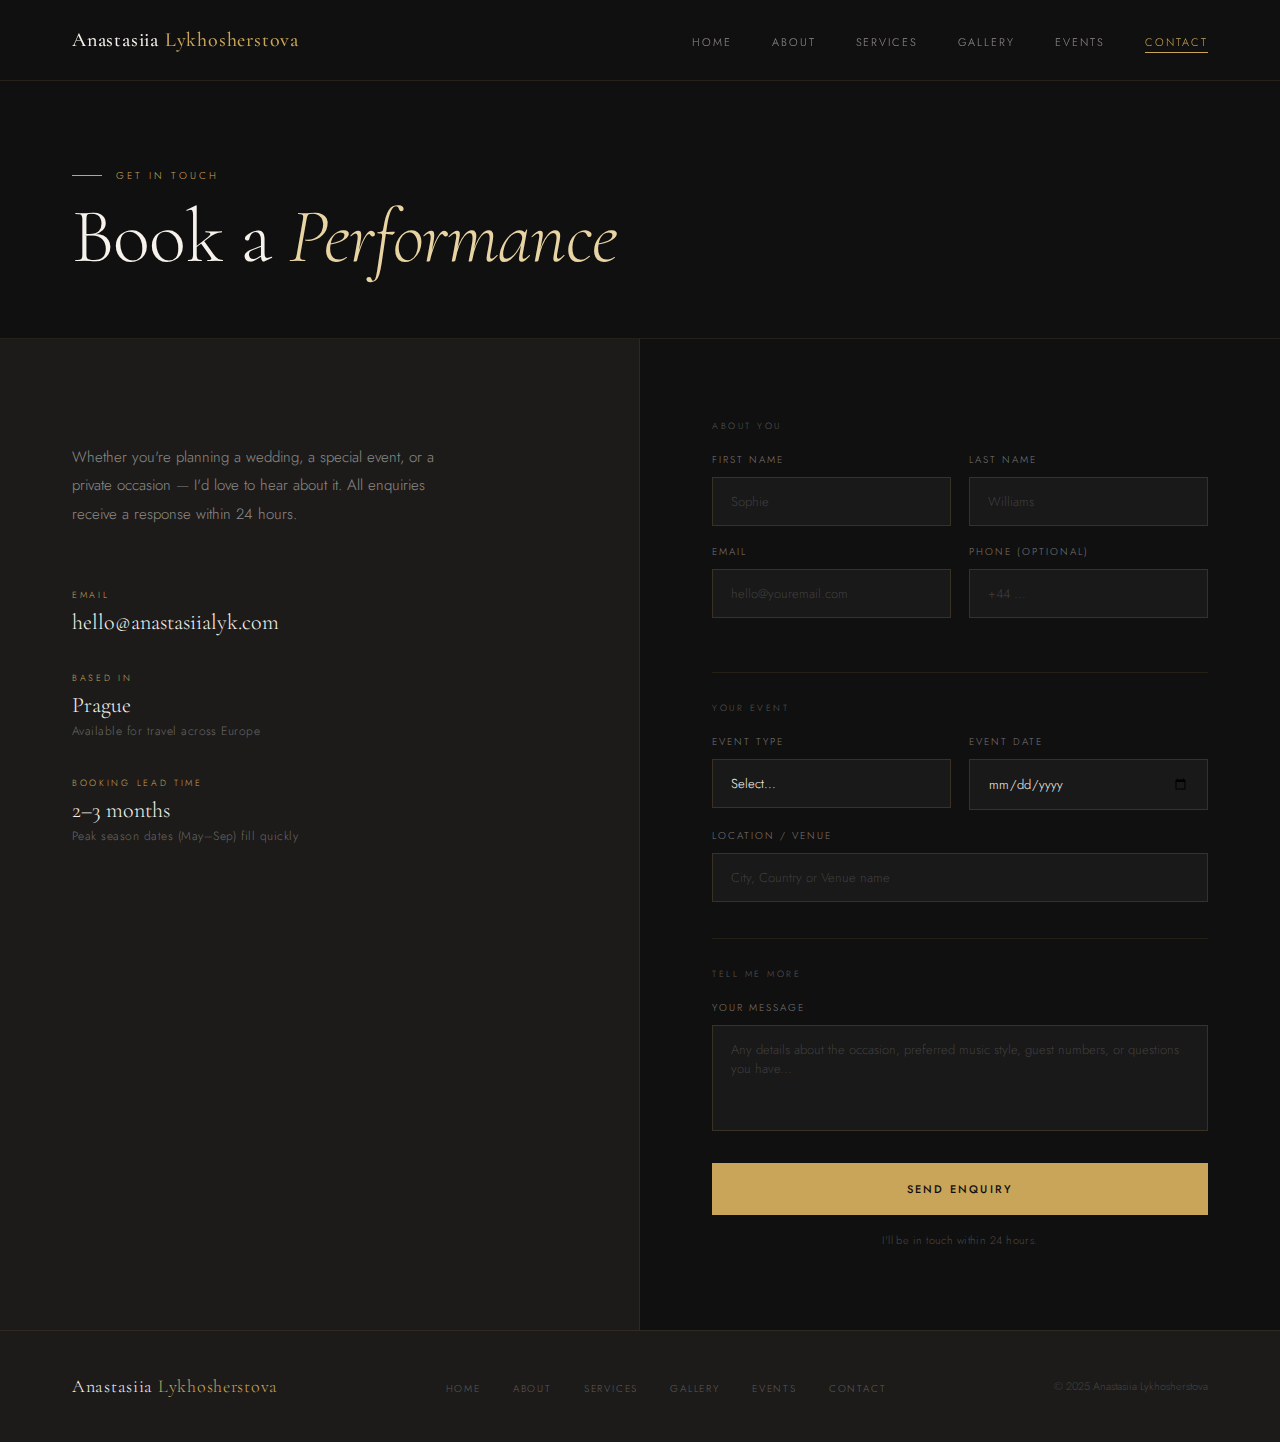
<file: vercel-deploy/contact.html>
<!DOCTYPE html>
<html lang="en">
<head>
  <meta charset="UTF-8">
  <meta name="viewport" content="width=device-width, initial-scale=1.0">
  <title>Contact — Anastasiia Lykhosherstova</title>
  <link rel="stylesheet" href="style.css">
  <style>
    .contact-layout {
      display: grid;
      grid-template-columns: 1fr 1fr;
      min-height: calc(100vh - 88px - 97px);
    }

    /* Left panel */
    .contact-left {
      background: var(--charcoal);
      padding: 80px 72px;
      display: flex; flex-direction: column; justify-content: space-between;
      border-right: 1px solid rgba(201,165,90,0.1);
    }
    .contact-left-top { }
    .contact-intro {
      font-size: 15px; line-height: 1.9;
      color: rgba(247,243,236,0.52);
      margin-top: 24px; margin-bottom: 60px;
      max-width: 380px;
    }
    .contact-detail-block {
      margin-bottom: 36px;
    }
    .cd-label {
      font-size: 9px; letter-spacing: 0.3em;
      text-transform: uppercase; color: var(--gold);
      margin-bottom: 8px;
    }
    .cd-value {
      font-family: 'Cormorant Garamond', serif;
      font-size: 22px; font-weight: 300;
      color: var(--ivory);
    }
    .cd-note {
      font-size: 12px; color: rgba(247,243,236,0.35);
      margin-top: 4px; letter-spacing: 0.04em;
    }

    .social-row {
      display: flex; gap: 20px;
    }
    .social-link {
      font-size: 10px; letter-spacing: 0.2em;
      text-transform: uppercase; color: rgba(247,243,236,0.35);
      text-decoration: none;
      border-bottom: 1px solid rgba(201,165,90,0.2);
      padding-bottom: 3px;
      transition: color 0.2s, border-color 0.2s;
    }
    .social-link:hover { color: var(--gold); border-color: var(--gold); }

    /* Right panel — form */
    .contact-right {
      background: var(--dark);
      padding: 80px 72px;
    }
    .form-section-label {
      font-size: 9px; letter-spacing: 0.28em;
      text-transform: uppercase; color: rgba(247,243,236,0.3);
      margin: 36px 0 20px;
      padding-top: 28px;
      border-top: 1px solid rgba(201,165,90,0.1);
    }
    .form-section-label:first-of-type { margin-top: 0; border-top: none; padding-top: 0; }

    .submit-btn {
      width: 100%; margin-top: 8px;
      background: var(--gold);
      color: var(--dark);
      padding: 18px;
      font-family: 'Jost', sans-serif;
      font-size: 11px; font-weight: 500;
      letter-spacing: 0.2em;
      text-transform: uppercase;
      border: none; cursor: pointer;
      transition: background 0.25s;
    }
    .submit-btn:hover { background: var(--gold-light); }

    .form-note {
      font-size: 11px; color: rgba(247,243,236,0.25);
      margin-top: 16px; letter-spacing: 0.04em; line-height: 1.7;
      text-align: center;
    }

    /* Success state */
    .success-msg {
      display: none;
      text-align: center;
      padding: 60px 0;
    }
    .success-msg .icon {
      font-family: 'Cormorant Garamond', serif;
      font-size: 60px; color: var(--gold);
      margin-bottom: 20px; display: block;
    }
    .success-msg h3 { margin-bottom: 12px; }
    .success-msg p { color: rgba(247,243,236,0.5); font-size: 14px; }

    @media (max-width: 860px) {
      .contact-layout { grid-template-columns: 1fr; }
      .contact-left { padding: 48px 28px; }
      .contact-right { padding: 48px 28px; }
    }
  </style>
</head>
<body>
<div class="page">

  <div class="page-hero">
    <div class="page-eyebrow reveal">Get in Touch</div>
    <h1 class="reveal">Book a <em>Performance</em></h1>
  </div>

  <div class="contact-layout">

    <!-- Left info panel -->
    <div class="contact-left">
      <div class="contact-left-top">
        <p class="contact-intro reveal">Whether you're planning a wedding, a special event, or a private occasion — I'd love to hear about it. All enquiries receive a response within 24 hours.</p>

        <div class="contact-detail-block reveal">
          <div class="cd-label">Email</div>
          <div class="cd-value">hello@anastasiialyk.com</div>
        </div>
        <div class="contact-detail-block reveal reveal-delay-1">
          <div class="cd-label">Based in</div>
          <div class="cd-value">Prague</div>
          <div class="cd-note">Available for travel across Europe</div>
        </div>
        <div class="contact-detail-block reveal reveal-delay-2">
          <div class="cd-label">Booking Lead Time</div>
          <div class="cd-value">2–3 months</div>
          <div class="cd-note">Peak season dates (May–Sep) fill quickly</div>
        </div>
      </div>

      <div class="social-row reveal">
        <a href="#" class="social-link">Instagram</a>
        <a href="#" class="social-link">Facebook</a>
        <a href="#" class="social-link">YouTube</a>
      </div>
    </div>

    <!-- Right form panel -->
    <div class="contact-right">
      <form id="enquiryForm" class="reveal">

        <div class="form-section-label">About You</div>
        <div class="form-row">
          <div class="form-group">
            <label>First Name</label>
            <input type="text" placeholder="Sophie" required>
          </div>
          <div class="form-group">
            <label>Last Name</label>
            <input type="text" placeholder="Williams">
          </div>
        </div>
        <div class="form-row">
          <div class="form-group">
            <label>Email</label>
            <input type="email" placeholder="hello@youremail.com" required>
          </div>
          <div class="form-group">
            <label>Phone (optional)</label>
            <input type="tel" placeholder="+44 ...">
          </div>
        </div>

        <div class="form-section-label">Your Event</div>
        <div class="form-row">
          <div class="form-group">
            <label>Event Type</label>
            <select>
              <option value="" disabled selected>Select...</option>
              <option>Wedding</option>
              <option>Corporate Gala</option>
              <option>Private Event</option>
              <option>Concert</option>
              <option>Other</option>
            </select>
          </div>
          <div class="form-group">
            <label>Event Date</label>
            <input type="date">
          </div>
        </div>
        <div class="form-group">
          <label>Location / Venue</label>
          <input type="text" placeholder="City, Country or Venue name">
        </div>

        <div class="form-section-label">Tell Me More</div>
        <div class="form-group">
          <label>Your Message</label>
          <textarea rows="4" placeholder="Any details about the occasion, preferred music style, guest numbers, or questions you have..."></textarea>
        </div>

        <button type="submit" class="submit-btn">Send Enquiry</button>
        <p class="form-note">I'll be in touch within 24 hours.</p>

      </form>
      <div class="success-msg" id="successMsg">
        <span class="icon">✦</span>
        <h3>Thank you for reaching out</h3>
        <p>Your message has been received. I'll be in touch within 24 hours.</p>
      </div>
    </div>

  </div>

</div>
<script src="shared.js"></script>
<script>
  document.getElementById('enquiryForm').addEventListener('submit', function(e) {
    e.preventDefault();
    this.style.display = 'none';
    document.getElementById('successMsg').style.display = 'block';
  });
</script>
</body>
</html>
</file>
<file: style.css>
@import url('https://fonts.googleapis.com/css2?family=Cormorant+Garamond:ital,wght@0,300;0,400;0,500;0,600;1,300;1,400;1,500&family=Jost:wght@200;300;400;500&display=swap');

*, *::before, *::after { margin: 0; padding: 0; box-sizing: border-box; }

:root {
  --gold: #C9A55A;
  --gold-light: #E8D5A3;
  --dark: #111010;
  --charcoal: #1c1b1a;
  --mid: #2e2c2a;
  --ivory: #f7f3ec;
  --cream: #ede8de;

  /* Text/ivory opacity variants (base: 247,243,236) */
  --tx-88: rgba(247,243,236,0.88);
  --tx-85: rgba(247,243,236,0.85);
  --tx-80: rgba(247,243,236,0.80);
  --tx-60: rgba(247,243,236,0.60);
  --tx-58: rgba(247,243,236,0.58);
  --tx-55: rgba(247,243,236,0.55);
  --tx-52: rgba(247,243,236,0.52);
  --tx-50: rgba(247,243,236,0.50);
  --tx-48: rgba(247,243,236,0.48);
  --tx-45: rgba(247,243,236,0.45);
  --tx-44: rgba(247,243,236,0.44);
  --tx-40: rgba(247,243,236,0.40);
  --tx-38: rgba(247,243,236,0.38);
  --tx-35: rgba(247,243,236,0.35);
  --tx-30: rgba(247,243,236,0.30);
  --tx-28: rgba(247,243,236,0.28);
  --tx-25: rgba(247,243,236,0.25);
  --tx-22: rgba(247,243,236,0.22);
  --tx-20: rgba(247,243,236,0.20);
  --tx-18: rgba(247,243,236,0.18);
  --tx-12: rgba(247,243,236,0.12);
  --tx-10: rgba(247,243,236,0.10);
  --tx-08: rgba(247,243,236,0.08);
  --tx-07: rgba(247,243,236,0.07);
  --tx-06: rgba(247,243,236,0.06);
  --tx-05: rgba(247,243,236,0.05);

  /* Gold opacity variants (base: 201,165,90) */
  --gd-70: rgba(201,165,90,0.70);
  --gd-40: rgba(201,165,90,0.40);
  --gd-30: rgba(201,165,90,0.30);
  --gd-20: rgba(201,165,90,0.20);
  --gd-18: rgba(201,165,90,0.18);
  --gd-15: rgba(201,165,90,0.15);
  --gd-12: rgba(201,165,90,0.12);
  --gd-10: rgba(201,165,90,0.10);
  --gd-08: rgba(201,165,90,0.08);
  --gd-04: rgba(201,165,90,0.04);

  /* Overlay / background variants */
  --ov-nav: rgba(17,16,16,0.92);
  --ov-97: rgba(17,16,16,0.97);
  --ov-card: rgba(28,27,26,0.88);
  --ov-card-hover: rgba(46,44,42,0.95);
  --ov-cta: rgba(17,16,16,0.92);
  --bg-input: rgba(255,255,255,0.04);

  /* Backward compat */
  --text-muted: var(--tx-50);
}

/* ── LIGHT THEME ── */
/*
  Palette: cool-neutral stone white
  Gold (#C9A55A) pops against these because of hue contrast —
  warm gold vs. neutral-cool surface — not just lightness contrast.
  Think luxury gallery walls, fine art print paper, high-fashion editorial.
*/
[data-theme="light"] {
  --dark: #fffff5;       /* near-pure white, faint warmth — main page bg */
  --charcoal: #f8f3e3;   /* warm secondary surfaces                       */
  --mid: #f0ead8;        /* cards, elevated surfaces                      */
  --ivory: #1c1b1a;      /* dark charcoal — primary text                  */
  --cream: #e4ddc8;      /* dividers, deeper accents                      */

  --tx-88: rgba(28,27,26,0.88);
  --tx-85: rgba(28,27,26,0.85);
  --tx-80: rgba(28,27,26,0.80);
  --tx-60: rgba(28,27,26,0.70);
  --tx-58: rgba(28,27,26,0.68);
  --tx-55: rgba(28,27,26,0.65);
  --tx-52: rgba(28,27,26,0.62);
  --tx-50: rgba(28,27,26,0.60);
  --tx-48: rgba(28,27,26,0.58);
  --tx-45: rgba(28,27,26,0.55);
  --tx-44: rgba(28,27,26,0.54);
  --tx-40: rgba(28,27,26,0.50);
  --tx-38: rgba(28,27,26,0.48);
  --tx-35: rgba(28,27,26,0.44);
  --tx-30: rgba(28,27,26,0.40);
  --tx-28: rgba(28,27,26,0.38);
  --tx-25: rgba(28,27,26,0.35);
  --tx-22: rgba(28,27,26,0.32);
  --tx-20: rgba(28,27,26,0.30);
  --tx-18: rgba(28,27,26,0.28);
  --tx-12: rgba(28,27,26,0.20);
  --tx-10: rgba(28,27,26,0.16);
  --tx-08: rgba(28,27,26,0.14);
  --tx-07: rgba(28,27,26,0.12);
  --tx-06: rgba(28,27,26,0.10);
  --tx-05: rgba(28,27,26,0.08);

  --ov-nav: rgba(255,255,245,0.96);
  --ov-97: rgba(255,255,245,0.97);
  --ov-card: rgba(248,243,227,0.90);
  --ov-card-hover: rgba(240,234,216,0.96);
  --ov-cta: rgba(255,255,245,0.93);
  --bg-input: rgba(0,0,0,0.04);
}

html { scroll-behavior: smooth; }

body {
  background: var(--dark);
  color: var(--ivory);
  font-family: 'Jost', sans-serif;
  font-weight: 300;
  overflow-x: hidden;
  min-height: 100vh;
  display: flex;
  flex-direction: column;
}

/* ── NAV ── */
nav {
  position: fixed; top: 0; left: 0; right: 0;
  z-index: 100;
  padding: 28px 72px;
  display: flex; align-items: center; justify-content: space-between;
  transition: background 0.4s, padding 0.4s;
  background: var(--ov-nav);
  -webkit-backdrop-filter: blur(12px);
  backdrop-filter: blur(12px);
  border-bottom: 1px solid var(--gd-12);
}
.nav-logo {
  font-family: 'Cormorant Garamond', serif;
  font-size: 20px;
  font-weight: 500;
  letter-spacing: 0.04em;
  color: var(--ivory);
  text-decoration: none;
  white-space: nowrap;
}
.nav-logo span { color: var(--gold); }
.nav-links {
  display: flex; gap: 40px;
  list-style: none;
}
.nav-links a {
  color: var(--tx-55);
  text-decoration: none;
  font-size: 11px;
  letter-spacing: 0.18em;
  text-transform: uppercase;
  padding-bottom: 2px;
  border-bottom: 1px solid transparent;
  transition: color 0.25s, border-color 0.25s;
}
.nav-links a:hover { color: var(--gold); }
.nav-links a.active {
  color: var(--gold);
  border-bottom-color: var(--gold);
}

/* ── THEME TOGGLE ── */
.theme-toggle {
  background: none;
  border: 1px solid var(--gd-30);
  color: var(--gold);
  width: 34px; height: 34px;
  border-radius: 50%;
  cursor: pointer;
  display: flex; align-items: center; justify-content: center;
  flex-shrink: 0;
  transition: border-color 0.25s, background 0.25s;
}
.theme-toggle:hover {
  background: var(--gd-08);
  border-color: var(--gold);
}
.theme-toggle svg {
  width: 14px; height: 14px;
  fill: none;
  stroke: currentColor;
  stroke-width: 1.5;
  stroke-linecap: round;
}
.icon-sun { display: block; }
.icon-moon { display: none; }
[data-theme="light"] .icon-sun { display: none; }
[data-theme="light"] .icon-moon { display: block; }

/* ── PAGE WRAPPER ── */
.page {
  flex: 1;
  padding-top: 88px;
}

/* ── PAGE HERO (for inner pages) ── */
.page-hero {
  padding: 80px 72px 64px;
  border-bottom: 1px solid var(--gd-12);
}
.page-eyebrow {
  font-size: 10px;
  letter-spacing: 0.3em;
  text-transform: uppercase;
  color: var(--gold);
  margin-bottom: 18px;
  display: flex; align-items: center; gap: 14px;
}
.page-eyebrow::before {
  content: ''; display: block;
  width: 30px; height: 1px; background: var(--gold);
}
h1 {
  font-family: 'Cormorant Garamond', serif;
  font-size: clamp(52px, 6vw, 88px);
  font-weight: 300;
  line-height: 0.95;
  letter-spacing: -0.01em;
}
h1 em { font-style: italic; color: var(--gold-light); }

h2 {
  font-family: 'Cormorant Garamond', serif;
  font-size: clamp(36px, 4vw, 58px);
  font-weight: 300;
  line-height: 1.05;
}
h2 em { font-style: italic; color: var(--gold-light); }

h3 {
  font-family: 'Cormorant Garamond', serif;
  font-size: 26px;
  font-weight: 500;
}

/* ── COMMON ── */
.section-label {
  font-size: 10px;
  letter-spacing: 0.3em;
  text-transform: uppercase;
  color: var(--gold);
  display: flex; align-items: center; gap: 14px;
  margin-bottom: 16px;
}
.section-label::before {
  content: ''; display: block;
  width: 30px; height: 1px; background: var(--gold);
}
.gold-divider {
  width: 50px; height: 1px;
  background: var(--gold);
  margin: 28px 0;
}

/* ── BUTTONS ── */
.btn-primary {
  background: var(--gold);
  color: var(--dark);
  padding: 14px 36px;
  font-family: 'Jost', sans-serif;
  font-size: 11px;
  font-weight: 500;
  letter-spacing: 0.18em;
  text-transform: uppercase;
  text-decoration: none;
  border: none;
  display: inline-block;
  transition: background 0.25s, transform 0.2s;
}
.btn-primary:hover { background: var(--gold-light); transform: translateY(-1px); }

.btn-ghost {
  color: var(--tx-60);
  font-size: 11px;
  letter-spacing: 0.18em;
  text-transform: uppercase;
  text-decoration: none;
  display: inline-flex; align-items: center; gap: 10px;
  transition: color 0.25s;
  border: 1px solid var(--gd-30);
  padding: 14px 36px;
}
.btn-ghost:hover { color: var(--gold); border-color: var(--gold); }

/* ── FOOTER ── */
footer {
  background: var(--charcoal);
  border-top: 1px solid var(--gd-12);
  padding: 44px 72px;
  display: flex;
  align-items: center;
  justify-content: space-between;
  margin-top: auto;
}
.footer-logo {
  font-family: 'Cormorant Garamond', serif;
  font-size: 18px;
  color: var(--ivory);
  letter-spacing: 0.04em;
}
.footer-logo span { color: var(--gold); }
.footer-links {
  display: flex; gap: 32px; list-style: none;
}
.footer-links a {
  font-size: 10px; letter-spacing: 0.18em;
  text-transform: uppercase;
  color: var(--tx-30);
  text-decoration: none;
  transition: color 0.2s;
}
.footer-links a:hover { color: var(--gold); }
.footer-right {
  display: flex;
  flex-direction: column;
  align-items: flex-end;
  gap: 14px;
}
.footer-social {
  display: flex;
  gap: 18px;
  align-items: center;
}
.footer-social-icon {
  color: var(--tx-30);
  text-decoration: none;
  transition: color 0.2s;
  display: flex;
  align-items: center;
}
.footer-social-icon:hover { color: var(--gold); }
.footer-social-icon svg {
  width: 15px; height: 15px;
  fill: currentColor;
}
.footer-copy {
  font-size: 11px;
  color: var(--tx-20);
}

/* ── REVEAL ── */
.reveal {
  opacity: 0;
  transform: translateY(20px);
  transition: opacity 0.7s ease, transform 0.7s ease;
}
.reveal.visible { opacity: 1; transform: none; }
.reveal-delay-1 { transition-delay: 0.1s; }
.reveal-delay-2 { transition-delay: 0.2s; }
.reveal-delay-3 { transition-delay: 0.3s; }
.reveal-delay-4 { transition-delay: 0.4s; }

/* ── FORM ELEMENTS ── */
.form-group { margin-bottom: 18px; }
.form-group label {
  display: block;
  font-size: 10px; letter-spacing: 0.2em;
  text-transform: uppercase;
  color: var(--tx-45);
  margin-bottom: 10px;
}
.form-group input,
.form-group textarea,
.form-group select {
  width: 100%;
  background: var(--bg-input);
  border: 1px solid var(--gd-18);
  color: var(--ivory);
  padding: 14px 18px;
  font-family: 'Jost', sans-serif;
  font-size: 13px;
  font-weight: 300;
  outline: none;
  transition: border-color 0.25s;
  resize: none;
  appearance: none;
}
.form-group input:focus,
.form-group textarea:focus,
.form-group select:focus { border-color: var(--gold); }
.form-group input::placeholder,
.form-group textarea::placeholder { color: var(--tx-18); }
.form-row { display: grid; grid-template-columns: 1fr 1fr; gap: 18px; }

/* ── HAMBURGER (hidden on desktop) ── */
.nav-hamburger { display: none; }

/* ── NAV RESPONSIVE — hamburger kicks in at 1024px ── */
@media (max-width: 1024px) {
  nav { padding: 18px 28px; }

  /* Pin toggle to the right in both open and closed states */
  .theme-toggle { margin-left: auto; margin-right: 10px; }

  /* Hamburger icon */
  .nav-hamburger {
    display: flex; flex-direction: column; gap: 5px;
    background: none; border: none; cursor: pointer; padding: 4px;
    flex-shrink: 0; z-index: 1;
  }
  .nav-hamburger span {
    width: 22px; height: 1px; background: var(--ivory);
    display: block;
    transition: transform 0.35s, opacity 0.35s;
  }
  nav.nav-open .nav-hamburger span:nth-child(1) { transform: translateY(6px) rotate(45deg); }
  nav.nav-open .nav-hamburger span:nth-child(2) { opacity: 0; }
  nav.nav-open .nav-hamburger span:nth-child(3) { transform: translateY(-6px) rotate(-45deg); }

  /* Nav expands to fullscreen overlay when open */
  nav.nav-open {
    bottom: 0;
    flex-wrap: wrap;
    align-items: flex-start;
    align-content: flex-start;
    background: var(--dark);
    -webkit-backdrop-filter: none;
    backdrop-filter: none;
    border-bottom: none;
    overflow: hidden;
  }
  nav.nav-open .nav-logo      { order: 1; align-self: center; }
  nav.nav-open .theme-toggle  { order: 2; align-self: center; }
  nav.nav-open .nav-hamburger { order: 3; align-self: center; }

  /* Nav links — hidden by default */
  .nav-links { display: none; }

  /* Nav links — fullscreen centered menu when open */
  nav.nav-open .nav-links {
    display: flex !important;
    order: 4;
    width: 100%;
    flex-direction: column;
    align-items: center;
    justify-content: center;
    min-height: calc(100vh - 60px);
    list-style: none;
    gap: 0;
    padding: 0 0 48px;
    animation: menuFadeIn 0.4s cubic-bezier(0.22, 1, 0.36, 1) both;
  }
  @keyframes menuFadeIn {
    from { opacity: 0; transform: translateY(16px); }
    to   { opacity: 1; transform: translateY(0); }
  }

  nav.nav-open .nav-links li { width: 100%; text-align: center; border: none; }

  nav.nav-open .nav-links a {
    font-family: 'Cormorant Garamond', serif;
    font-size: clamp(44px, 13vw, 68px);
    font-weight: 300;
    letter-spacing: 0.08em;
    text-transform: uppercase;
    color: var(--tx-55);
    display: block;
    padding: 11px 0;
    border: none;
    transition: color 0.2s;
  }
  nav.nav-open .nav-links a:hover,
  nav.nav-open .nav-links a.active { color: var(--gold); }
}

/* ── OTHER MOBILE FIXES ── */
@media (max-width: 1024px) {
  .page { padding-top: 62px; }
}

@media (max-width: 860px) {
  .page-hero { padding: 44px 28px 36px; }
  footer { flex-direction: column; gap: 24px; text-align: center; padding: 36px 28px; }
  .footer-links { flex-wrap: wrap; justify-content: center; gap: 18px; }
  .footer-right { align-items: center; }
  .footer-social { justify-content: center; }
  .form-row { grid-template-columns: 1fr; }
  .cta-band { gap: 24px; }
}

/* ── SHARED SCRIPT (inline in each file) ── */
</file>
<file: vercel-deploy/style.css>
@import url('https://fonts.googleapis.com/css2?family=Cormorant+Garamond:ital,wght@0,300;0,400;0,500;0,600;1,300;1,400;1,500&family=Jost:wght@200;300;400;500&display=swap');

*, *::before, *::after { margin: 0; padding: 0; box-sizing: border-box; }

:root {
  --gold: #C9A55A;
  --gold-light: #E8D5A3;
  --dark: #111010;
  --charcoal: #1c1b1a;
  --mid: #2e2c2a;
  --ivory: #f7f3ec;
  --cream: #ede8de;
  --text-muted: rgba(247,243,236,0.5);
}

html { scroll-behavior: smooth; }

body {
  background: var(--dark);
  color: var(--ivory);
  font-family: 'Jost', sans-serif;
  font-weight: 300;
  overflow-x: hidden;
  min-height: 100vh;
  display: flex;
  flex-direction: column;
}

/* ── NAV ── */
nav {
  position: fixed; top: 0; left: 0; right: 0;
  z-index: 100;
  padding: 28px 72px;
  display: flex; align-items: center; justify-content: space-between;
  transition: background 0.4s, padding 0.4s;
  background: rgba(17,16,16,0.92);
  backdrop-filter: blur(12px);
  border-bottom: 1px solid rgba(201,165,90,0.12);
}
.nav-logo {
  font-family: 'Cormorant Garamond', serif;
  font-size: 20px;
  font-weight: 500;
  letter-spacing: 0.04em;
  color: var(--ivory);
  text-decoration: none;
  white-space: nowrap;
}
.nav-logo span { color: var(--gold); }
.nav-links {
  display: flex; gap: 40px;
  list-style: none;
}
.nav-links a {
  color: rgba(247,243,236,0.55);
  text-decoration: none;
  font-size: 11px;
  letter-spacing: 0.18em;
  text-transform: uppercase;
  transition: color 0.25s;
  padding-bottom: 2px;
  border-bottom: 1px solid transparent;
  transition: color 0.25s, border-color 0.25s;
}
.nav-links a:hover { color: var(--gold); }
.nav-links a.active {
  color: var(--gold);
  border-bottom-color: var(--gold);
}

/* ── PAGE WRAPPER ── */
.page {
  flex: 1;
  padding-top: 88px;
}

/* ── PAGE HERO (for inner pages) ── */
.page-hero {
  padding: 80px 72px 64px;
  border-bottom: 1px solid rgba(201,165,90,0.12);
}
.page-eyebrow {
  font-size: 10px;
  letter-spacing: 0.3em;
  text-transform: uppercase;
  color: var(--gold);
  margin-bottom: 18px;
  display: flex; align-items: center; gap: 14px;
}
.page-eyebrow::before {
  content: ''; display: block;
  width: 30px; height: 1px; background: var(--gold);
}
h1 {
  font-family: 'Cormorant Garamond', serif;
  font-size: clamp(52px, 6vw, 88px);
  font-weight: 300;
  line-height: 0.95;
  letter-spacing: -0.01em;
}
h1 em { font-style: italic; color: var(--gold-light); }

h2 {
  font-family: 'Cormorant Garamond', serif;
  font-size: clamp(36px, 4vw, 58px);
  font-weight: 300;
  line-height: 1.05;
}
h2 em { font-style: italic; color: var(--gold-light); }

h3 {
  font-family: 'Cormorant Garamond', serif;
  font-size: 26px;
  font-weight: 500;
}

/* ── COMMON ── */
.section-label {
  font-size: 10px;
  letter-spacing: 0.3em;
  text-transform: uppercase;
  color: var(--gold);
  display: flex; align-items: center; gap: 14px;
  margin-bottom: 16px;
}
.section-label::before {
  content: ''; display: block;
  width: 30px; height: 1px; background: var(--gold);
}
.gold-divider {
  width: 50px; height: 1px;
  background: var(--gold);
  margin: 28px 0;
}

/* ── BUTTONS ── */
.btn-primary {
  background: var(--gold);
  color: var(--dark);
  padding: 14px 36px;
  font-family: 'Jost', sans-serif;
  font-size: 11px;
  font-weight: 500;
  letter-spacing: 0.18em;
  text-transform: uppercase;
  text-decoration: none;
  border: none;
  display: inline-block;
  transition: background 0.25s, transform 0.2s;
}
.btn-primary:hover { background: var(--gold-light); transform: translateY(-1px); }

.btn-ghost {
  color: rgba(247,243,236,0.6);
  font-size: 11px;
  letter-spacing: 0.18em;
  text-transform: uppercase;
  text-decoration: none;
  display: inline-flex; align-items: center; gap: 10px;
  transition: color 0.25s;
  border: 1px solid rgba(201,165,90,0.3);
  padding: 14px 36px;
}
.btn-ghost:hover { color: var(--gold); border-color: var(--gold); }

/* ── FOOTER ── */
footer {
  background: var(--charcoal);
  border-top: 1px solid rgba(201,165,90,0.12);
  padding: 44px 72px;
  display: flex;
  align-items: center;
  justify-content: space-between;
  margin-top: auto;
}
.footer-logo {
  font-family: 'Cormorant Garamond', serif;
  font-size: 18px;
  color: var(--ivory);
  letter-spacing: 0.04em;
}
.footer-logo span { color: var(--gold); }
.footer-links {
  display: flex; gap: 32px; list-style: none;
}
.footer-links a {
  font-size: 10px; letter-spacing: 0.18em;
  text-transform: uppercase;
  color: rgba(247,243,236,0.3);
  text-decoration: none;
  transition: color 0.2s;
}
.footer-links a:hover { color: var(--gold); }
.footer-copy {
  font-size: 11px;
  color: rgba(247,243,236,0.2);
}

/* ── REVEAL ── */
.reveal {
  opacity: 0;
  transform: translateY(20px);
  transition: opacity 0.7s ease, transform 0.7s ease;
}
.reveal.visible { opacity: 1; transform: none; }
.reveal-delay-1 { transition-delay: 0.1s; }
.reveal-delay-2 { transition-delay: 0.2s; }
.reveal-delay-3 { transition-delay: 0.3s; }
.reveal-delay-4 { transition-delay: 0.4s; }

/* ── FORM ELEMENTS ── */
.form-group { margin-bottom: 18px; }
.form-group label {
  display: block;
  font-size: 10px; letter-spacing: 0.2em;
  text-transform: uppercase;
  color: rgba(247,243,236,0.45);
  margin-bottom: 10px;
}
.form-group input,
.form-group textarea,
.form-group select {
  width: 100%;
  background: rgba(255,255,255,0.04);
  border: 1px solid rgba(201,165,90,0.18);
  color: var(--ivory);
  padding: 14px 18px;
  font-family: 'Jost', sans-serif;
  font-size: 13px;
  font-weight: 300;
  outline: none;
  transition: border-color 0.25s;
  resize: none;
  appearance: none;
}
.form-group input:focus,
.form-group textarea:focus,
.form-group select:focus { border-color: var(--gold); }
.form-group input::placeholder,
.form-group textarea::placeholder { color: rgba(247,243,236,0.18); }
.form-row { display: grid; grid-template-columns: 1fr 1fr; gap: 18px; }

/* ── MOBILE ── */
@media (max-width: 860px) {
  nav { padding: 18px 28px; }
  .nav-links { display: none; }
  .page-hero { padding: 60px 28px 44px; }
  footer { flex-direction: column; gap: 24px; text-align: center; padding: 36px 28px; }
  .footer-links { flex-wrap: wrap; justify-content: center; gap: 18px; }
}

/* ── SHARED SCRIPT (inline in each file) ── */
</file>
